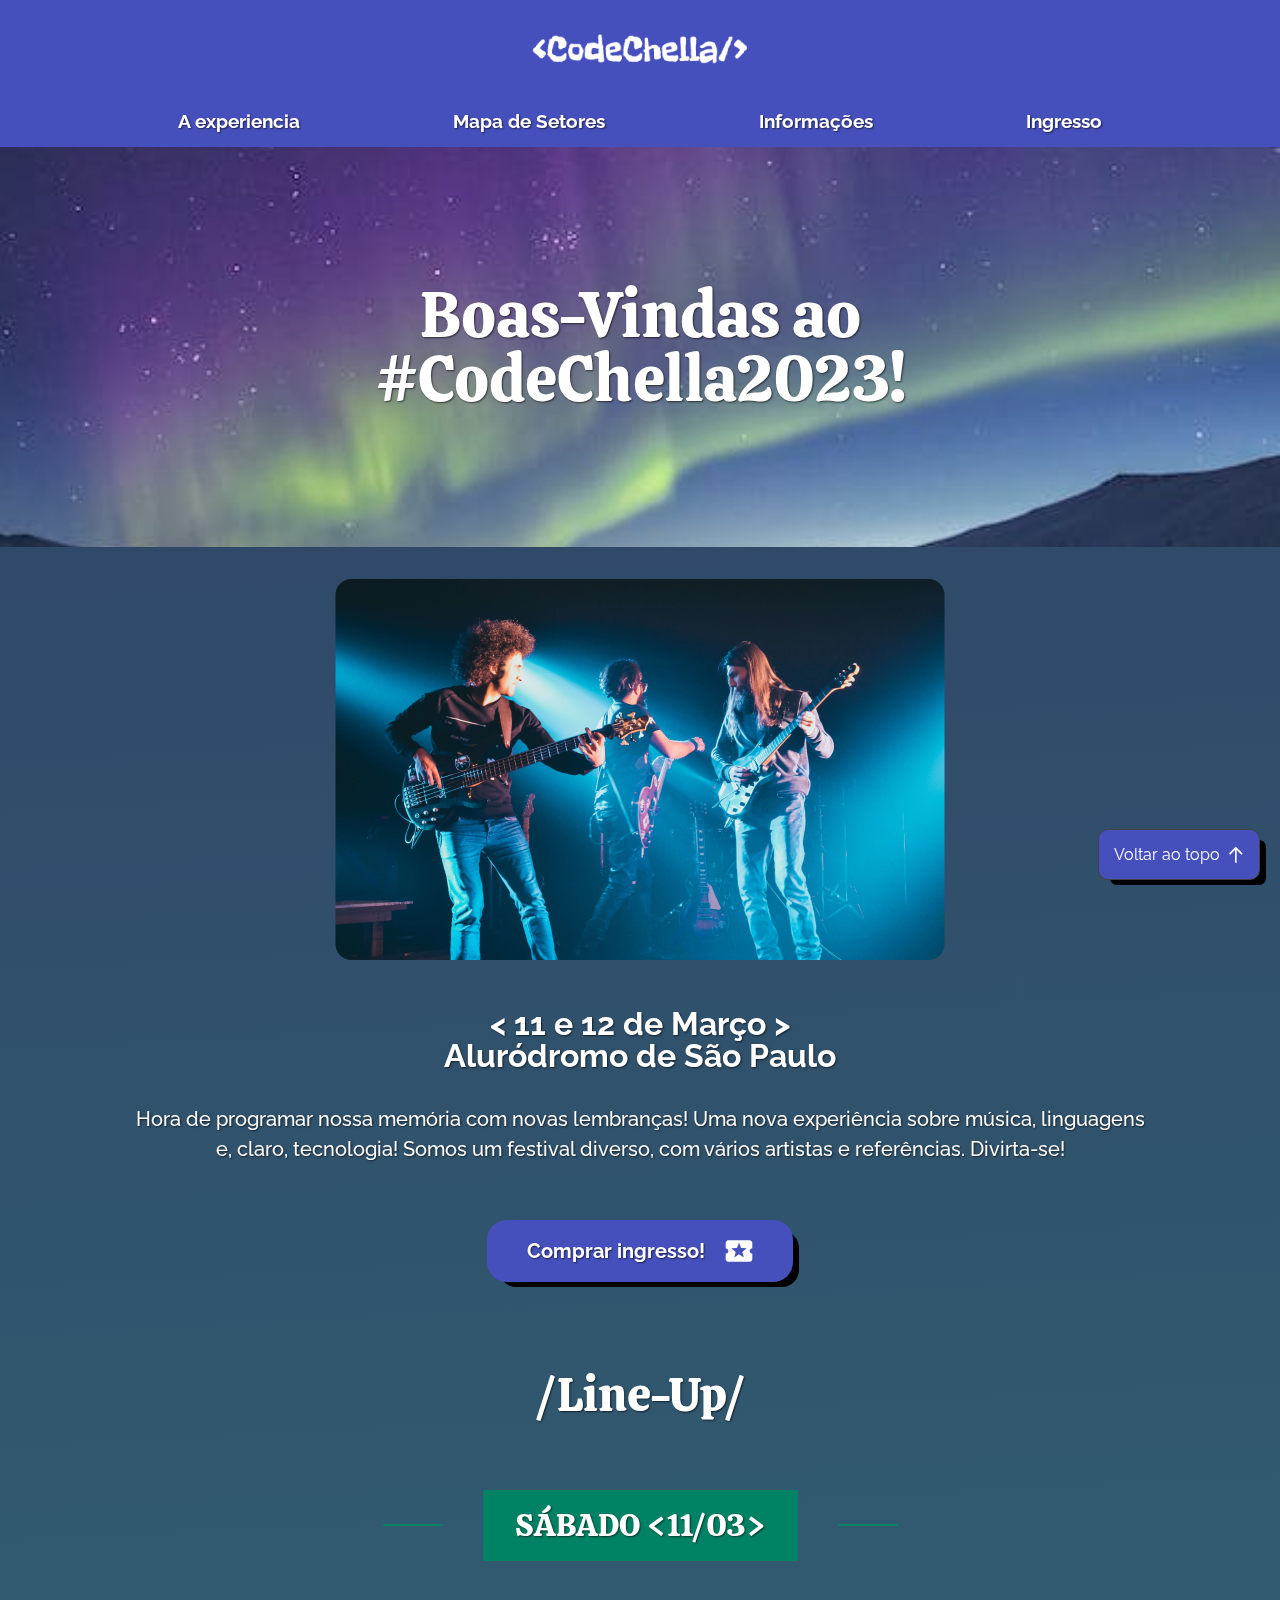
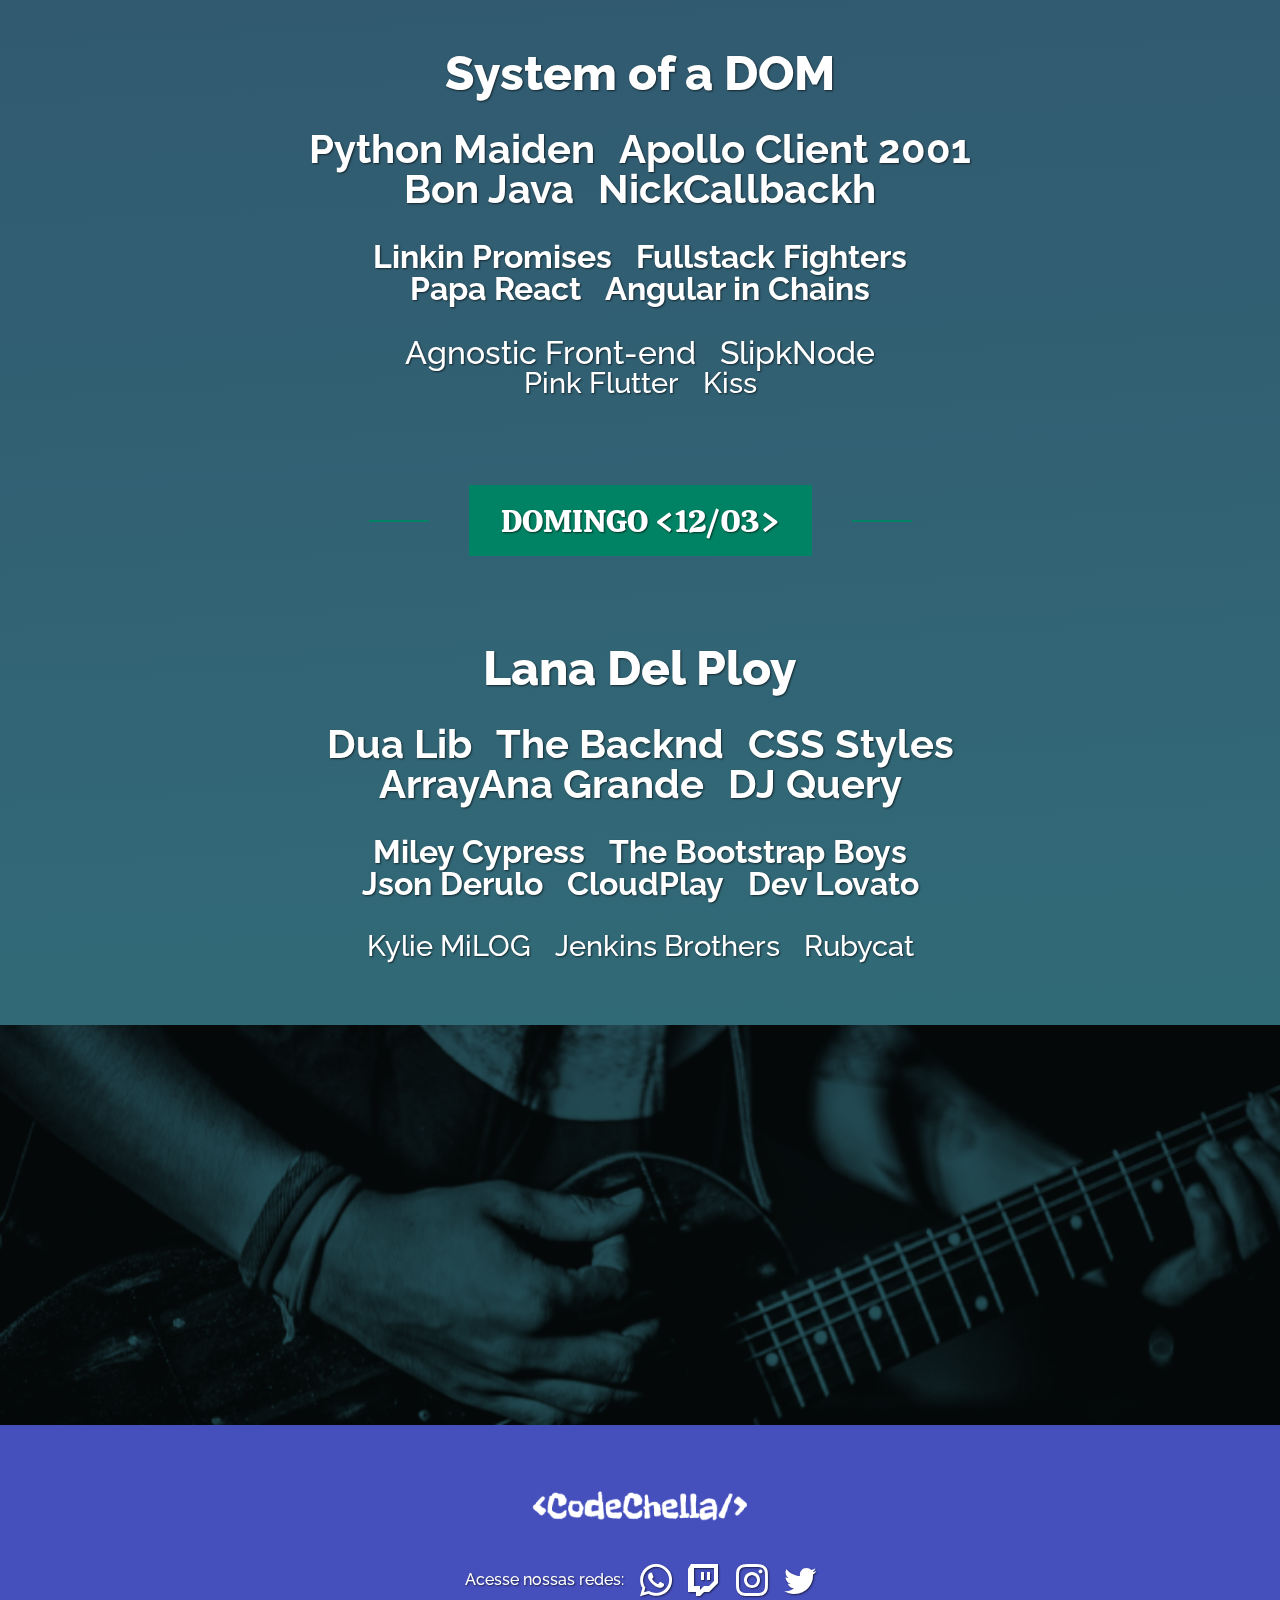
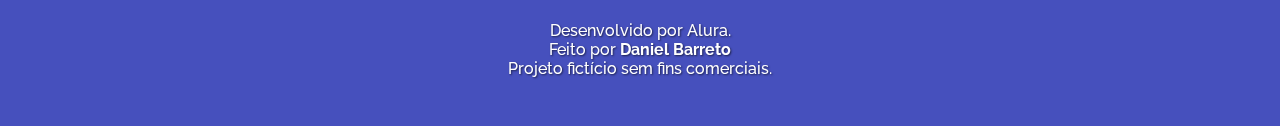
<file: index.html>
<!DOCTYPE html>
<html lang="pt-BR">

<head>
    <meta charset="UTF-8">
    <meta http-equiv="X-UA-Compatible" content="IE=edge">
    <meta name="viewport" content="width=device-width, initial-scale=1.0">
    <title>CodeChella</title>
    <link rel="icon" href="img/mini-logo.png">
    <meta name="description"
        content="O CodeChella é um festival de música alternativa que acontece anualmente, é composto por gêneros diversos e visa promover uma experiência encantadora e inesquecível para o visitante, proporcionando uma integração multicultural e social.">

    <link rel="stylesheet" href="css/reset.css">
    <link rel="stylesheet" href="css/style.css">


    <link rel="preconnect" href="https://fonts.googleapis.com">
    <link rel="preconnect" href="https://fonts.gstatic.com" crossorigin>
    <link href="https://fonts.googleapis.com/css2?family=Calistoga&family=Raleway:wght@400;500;700;800&display=swap"
        rel="stylesheet">

</head>

<body>

    <nav class="nav-bar">
        <section class="nav-mobile">
            <a href="index.html">
                <img src="img/Logo1 1.png" alt="Logotipo Code Chella">
            </a>


            <label for="check" class="bar">
                <input id="check" type="checkbox" onclick="clickMenu()">

                <span class="top"></span>
                <span class="middle"></span>
                <span class="bottom"></span>
            </label>

            <ul class="nav-bar__lista" id="itens">
                <div class="nav-bar__estilo">
                    <li class="nav-bar__item">
                        <a class="nav-bar__link" href="experiencia.html">A experiencia</a>
                    </li>
                    <li class="nav-bar__item">
                        <a class="nav-bar__link" href="mapa-setores.html">Mapa de Setores</a>
                    </li>
                    <li class="nav-bar__item">
                        <a class="nav-bar__link" href="informacoes.html">Informações</a>
                    </li>
                    <li class="nav-bar__item">
                        <a class="nav-bar__link" href="formulario.html">Ingresso</a>
                    </li>
                </div>

            </ul>
        </section>



        <section class="nav-tablet">
            <img class="nav-tablet-and-desktop__image" src="img/Logo1 1.png" alt="Logotipo CodeChella">

            <div class="lista">
                <ul class="lista__nav">
                    <li class="lista__nav-item">
                        <a class="lista__nav-link" href="experiencia.html">A experiencia</a>
                    </li>
                    <li class="lista__nav-item">
                        <a class="lista__nav-link" href="mapa-setores.html">Mapa de Setores</a>
                    </li>
                    <li class="lista__nav-item">
                        <a class="lista__nav-link" href="informacoes.html">Informações</a>
                    </li>
                    <li class="lista__nav-item">
                        <a class="lista__nav-link" href="formulario.html">Ingresso</a>
                    </li>
                </ul>
            </div>

        </section>

    </nav>

    <main>

        <section class="banner">
            <div class="banner__position">
                <h1 class="banner__titulo">Boas-Vindas ao <br> #CodeChella2023!</h1>
            </div>

        </section>

        <div class="fundo-gradiente">

            <section class="evento">

                <div class="evento__div-imagem">
                    <img class="evento__imagem" src="img/Homepage1.png" alt="Imagem de artistas tocando instrumentos">
                </div>


                <img class="evento__imagem-tablet" src="img/Homepage1-tablet.png"
                    alt="Imagem de artistas tocando instrumentos">

                <div class="grid-desktop">
                    <h2 class="titulo-fonte-principal">
                        &lt; 11 e 12 de Março &gt; <br> Aluródromo de São Paulo
                    </h2>

                    <p class="texto-fonte-principal">Hora de programar nossa memória com novas lembranças! Uma nova
                        experiência sobre música, linguagens e, claro, tecnologia! Somos um festival diverso, com vários
                        artistas e referências. Divirta-se!</p>

                    <div class="evento__botao_position">
                        <a class="evento__botao" href="formulario.html">Comprar ingresso!
                            <img src="img/local_activity.svg" alt="" aria-hidden="true">
                        </a>
                    </div>
                </div>

            </section>

            <section class="lineUp">
                <h2 class="lineUp__titulo">/Line-Up/</h2>

                <div class="botao-falso-tamanho">
                    <h3 class="botao-falso"> Sábado &lt;11/03&gt;
                    </h3>
                </div>

                <div class="bandas">
                    <ul class="bandas__lista">
                        <div class="banda__titulo">
                            <li class="bandas__item texto-1">System of a DOM</li>
                        </div>
                        <section class="banda__espaco-desktop">
                            <div class="banda__linha-2 banda-espaco">
                                <li class="bandas__item texto-2">Python Maiden</li>
                                <li class="bandas__item texto-2">Apollo Client 2001</li>
                            </div>
    
                            <div class="banda__linha3 banda-espaco">
                                <li class="bandas__item texto-3">Bon Java</li>
                                <li class="bandas__item texto-3">NickCallbackh</li>
                            </div>
                        </section>

                        <section class="banda__espaco-desktop">
                            <div class="banda__linha-4 banda-espaco">
                                <li class="bandas__item texto-4">Linkin Promises</li>
                                <li class="bandas__item texto-4">Fullstack Fighters</li>
                            </div>
    
                            <div class="banda__linha-5 banda-espaco">
                                <li class="bandas__item texto-5">Papa React</li>
                                <li class="bandas__item texto-5">Angular in Chains</li>
                            </div>
                        </section>

                        <section class="banda__espaco-desktop">
                            <div class="banda__linha-6 banda-espaco">
                                <li class="bandas__item texto-6">Agnostic Front-end</li>
                                <li class="bandas__item texto-6">SlipkNode</li>
                            </div>
    
                            <div class="banda__linha-7 banda-espaco">
                                <li class="bandas__item texto-7">Pink Flutter</li>
                                <li class="bandas__item texto-7">Kiss</li>
                            </div>
                        </section>
                    
                    </ul>
                </div>

                <div class="botao-falso-tamanho">
                    <h3 class="botao-falso"> Domingo &lt;12/03&gt;
                    </h3>
                </div>

                <div class="bandas">
                    <ul class="bandas__lista">
                        <div class="banda__titulo">
                            <li class="bandas__item texto-1">Lana Del Ploy</li>
                        </div>
                        <section class="banda__espaco-desktop">
                            <div class="banda__linha-2 banda-espaco">
                                <li class="bandas__item texto-2">Dua Lib</li>
                                <li class="bandas__item texto-2">The Backnd</li>
                                <li class="bandas__item texto-2">CSS Styles</li>
                            </div>
    
                            <div class="banda__linha3 banda-espaco">
                                <li class="bandas__item texto-3">ArrayAna Grande</li>
                                <li class="bandas__item texto-3">DJ Query</li>
                            </div>
                        </section>

                        <section class="banda__espaco-desktop">
                            <div class="banda__linha-4 banda-espaco">
                                <li class="bandas__item texto-4">Miley Cypress</li>
                                <li class="bandas__item texto-4">The Bootstrap Boys</li>
                            </div>
    
                            <div class="banda__linha-5 banda-espaco">
                                <li class="bandas__item texto-5">Json Derulo</li>
                                <li class="bandas__item texto-5">CloudPlay</li>
                                <li class="bandas__item texto-5">Dev Lovato</li>
                            </div>
                        </section>

                        <section class="banda__espaco-desktop">
                            <div class="banda__linha-6 banda-espaco">
                                <li class="bandas__item texto-7">Kylie MiLOG</li>
                                <li class="bandas__item texto-7">Jenkins Brothers</li>
                                <li class="bandas__item texto-7">Rubycat</li>
                            </div>

                        </section>
                    
                    </ul>
                </div>

            </section>


            <section class="imagem__final">

            </section>

            <button class="botao__topo" id="topBtn">
                <p class="botao__topo-texto">Voltar ao topo</p>
                <span class="icon-arrow-thin-up"></span> 
            </button>

        </div>

    </main>

    <footer class="rodape">
        <div class="rodape-desktop">
            <img src="img/Logo1 1.png" alt="logotipo Code Chella">

            <div class="espacamento-tablet">
                <p class="rodape__texto">Acesse nossas redes:</p>

                <ul class="social">
                    <li class="social__item">
                        <a class="social__link" href="erro404.html">
                            <span class="icon-whatsapp rodape__icones"></span>
                        </a>
                    </li>

                    <li class="social__item">
                        <a class="social__link" href="erro404.html">
                            <span class="icon-twitch rodape__icones"></span>
                        </a>
                    </li>

                    <li class="social__item">
                        <a class="social__link" href="erro404.html">
                            <span class="icon-instagram rodape__icones"></span>
                        </a>
                    </li>

                    <li class="social__item">
                        <a class="social__link" href="erro404.html">
                            <span class="icon-twitter rodape__icones"></span>
                        </a>
                    </li>
                </ul>
            </div>
        </div>

        <p class="rodape__texto">Desenvolvido por Alura. <br> Feito por <a class="rodape__link-pessoal" href="https://www.linkedin.com/in/daniel-barreto-1b763216a/">Daniel Barreto</a> <br> Projeto fictício sem fins comerciais.</p>
    </footer>

    <script src="main.js"></script>
</body>

</html>
</file>
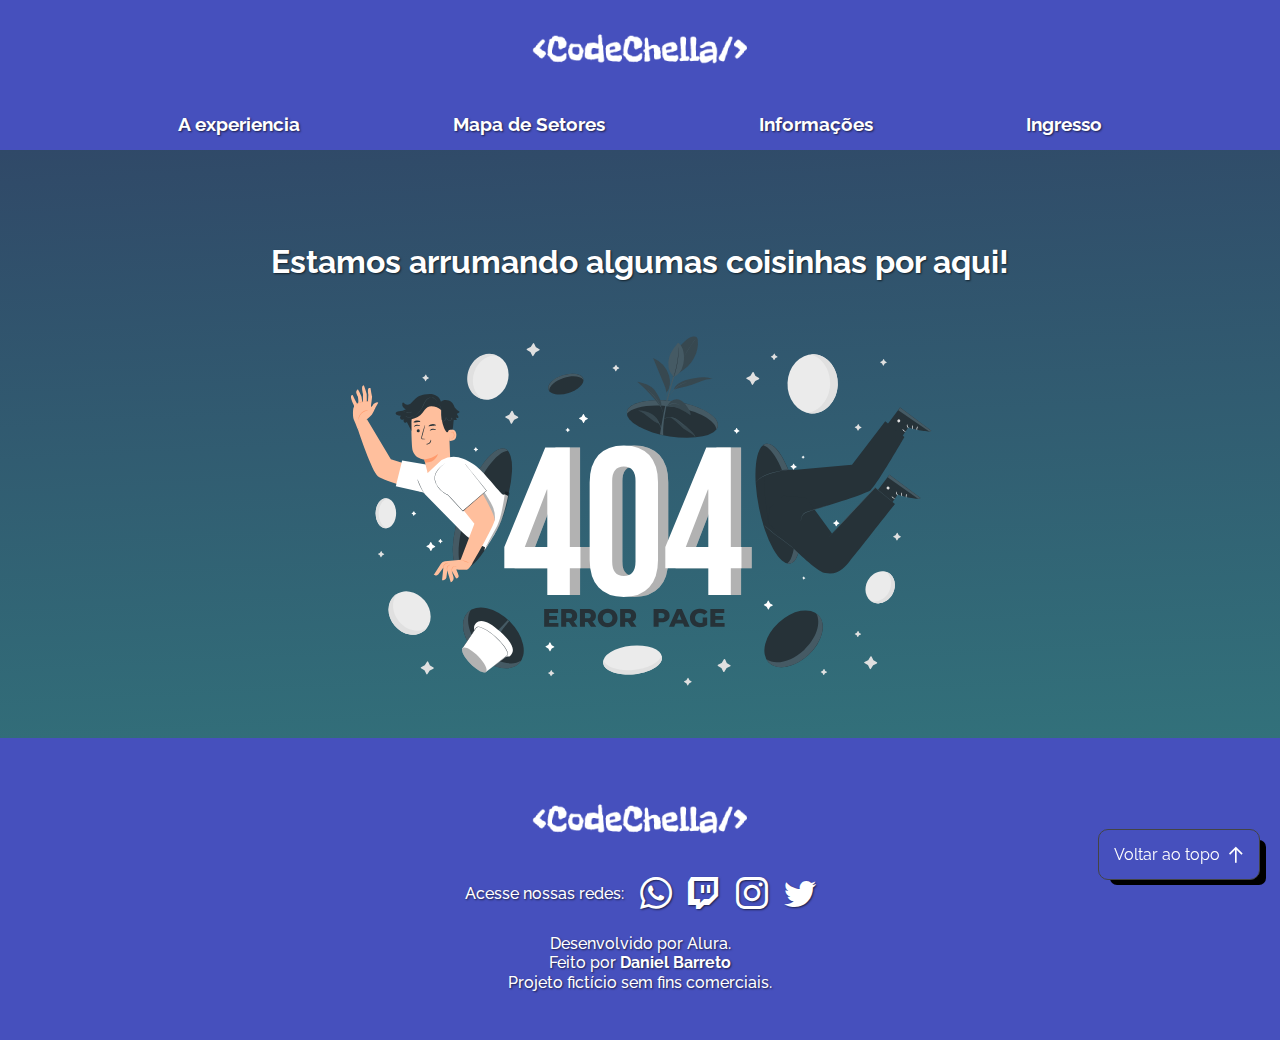
<file: erro404.html>
<!DOCTYPE html>
<html lang="pt-BR">

<head>
    <meta charset="UTF-8">
    <meta http-equiv="X-UA-Compatible" content="IE=edge">
    <meta name="viewport" content="width=device-width, initial-scale=1.0">
    <title>CodeChella</title>
    <link rel="icon" href="img/mini-logo.png">
    <meta name="description"
        content="O CodeChella é um festival de música alternativa que acontece anualmente, 
        é composto por gêneros diversos e visa promover uma experiência encantadora e inesquecível para o visitante, 
        proporcionando uma integração multicultural e social.">

    <link rel="stylesheet" href="css/reset.css">
    <link rel="stylesheet" href="css/style.css">
    <link rel="stylesheet" href="css/erro404.css">

    <link rel="preconnect" href="https://fonts.googleapis.com">
    <link rel="preconnect" href="https://fonts.gstatic.com" crossorigin>
    <link href="https://fonts.googleapis.com/css2?family=Calistoga&family=Raleway:wght@400;500;700;800&display=swap" rel="stylesheet">
        

</head>

<body>

    <nav class="nav-bar">
        <section class="nav-mobile">
            <a href="index.html">
                <img src="img/Logo1 1.png" alt="Logotipo Code Chella">
            </a>


            <label for="check" class="bar">
                <input id="check" type="checkbox" onclick="clickMenu()">

                <span class="top"></span>
                <span class="middle"></span>
                <span class="bottom"></span>
            </label>

            <ul class="nav-bar__lista" id="itens">
                <div class="nav-bar__estilo">
                    <li class="nav-bar__item">
                        <a class="nav-bar__link" href="experiencia.html">A experiencia</a>
                    </li>
                    <li class="nav-bar__item">
                        <a class="nav-bar__link" href="mapa-setores.html">Mapa de Setores</a>
                    </li>
                    <li class="nav-bar__item">
                        <a class="nav-bar__link" href="informacoes.html">Informações</a>
                    </li>
                    <li class="nav-bar__item">
                        <a class="nav-bar__link" href="formulario.html">Ingresso</a>
                    </li>
                </div>

            </ul>
        </section>



        <section class="nav-tablet">

            <a href="index.html">
                <img class="nav-tablet-and-desktop__image" src="img/Logo1 1.png" alt="Logotipo CodeChella">
            </a>

            <div class="lista">
                <ul class="lista__nav">
                    <li class="lista__nav-item">
                        <a class="lista__nav-link" href="experiencia.html">A experiencia</a>
                    </li>
                    <li class="lista__nav-item">
                        <a class="lista__nav-link" href="mapa-setores.html">Mapa de Setores</a>
                    </li>
                    <li class="lista__nav-item">
                        <a class="lista__nav-link" href="informacoes.html">Informações</a>
                    </li>
                    <li class="lista__nav-item">
                        <a class="lista__nav-link" href="formulario.html">Ingresso</a>
                    </li>
                </ul>
            </div>

        </section>

    </nav>

    <main>
        <section class="fundo-gradiente">

            <div class="container-desktop">
                
                <div class="container-erro">
                    <h1 class="texto__erro">Estamos arrumando algumas coisinhas por aqui!</h1>
                </div>
    
                <img class="imagem__erro" src="img/erro-404.svg" alt="Imagem de erro 404 do gato">
                
            </div>
        
        </section>

        <button class="botao__topo" id="topBtn">
            <p class="botao__topo-texto">Voltar ao topo</p>
            <span class="icon-arrow-thin-up"></span> 
        </button>


    </main>

    <footer class="rodape">
        <div class="rodape-desktop">
            <img src="img/Logo1 1.png" alt="logotipo Code Chella">

            <div class="espacamento-tablet">
                <p class="rodape__texto">Acesse nossas redes:</p>

                <ul class="social">
                    <li class="social__item">
                        <a class="social__link" href="erro404.html">
                            <span class="icon-whatsapp rodape__icones"></span>
                        </a>
                    </li>

                    <li class="social__item">
                        <a class="social__link" href="erro404.html">
                            <span class="icon-twitch rodape__icones"></span>
                        </a>
                    </li>

                    <li class="social__item">
                        <a class="social__link" href="erro404.html">
                            <span class="icon-instagram rodape__icones"></span>
                        </a>
                    </li>

                    <li class="social__item">
                        <a class="social__link" href="erro404.html">
                            <span class="icon-twitter rodape__icones"></span>
                        </a>
                    </li>
                </ul>
            </div>
        </div>

        <p class="rodape__texto">Desenvolvido por Alura. <br> Feito por <a class="rodape__link-pessoal" href="https://www.linkedin.com/in/daniel-barreto-1b763216a/">Daniel Barreto</a> <br> Projeto fictício sem fins comerciais.</p>
    </footer>

    <script src="main.js"></script>
</body>

</html>
</file>
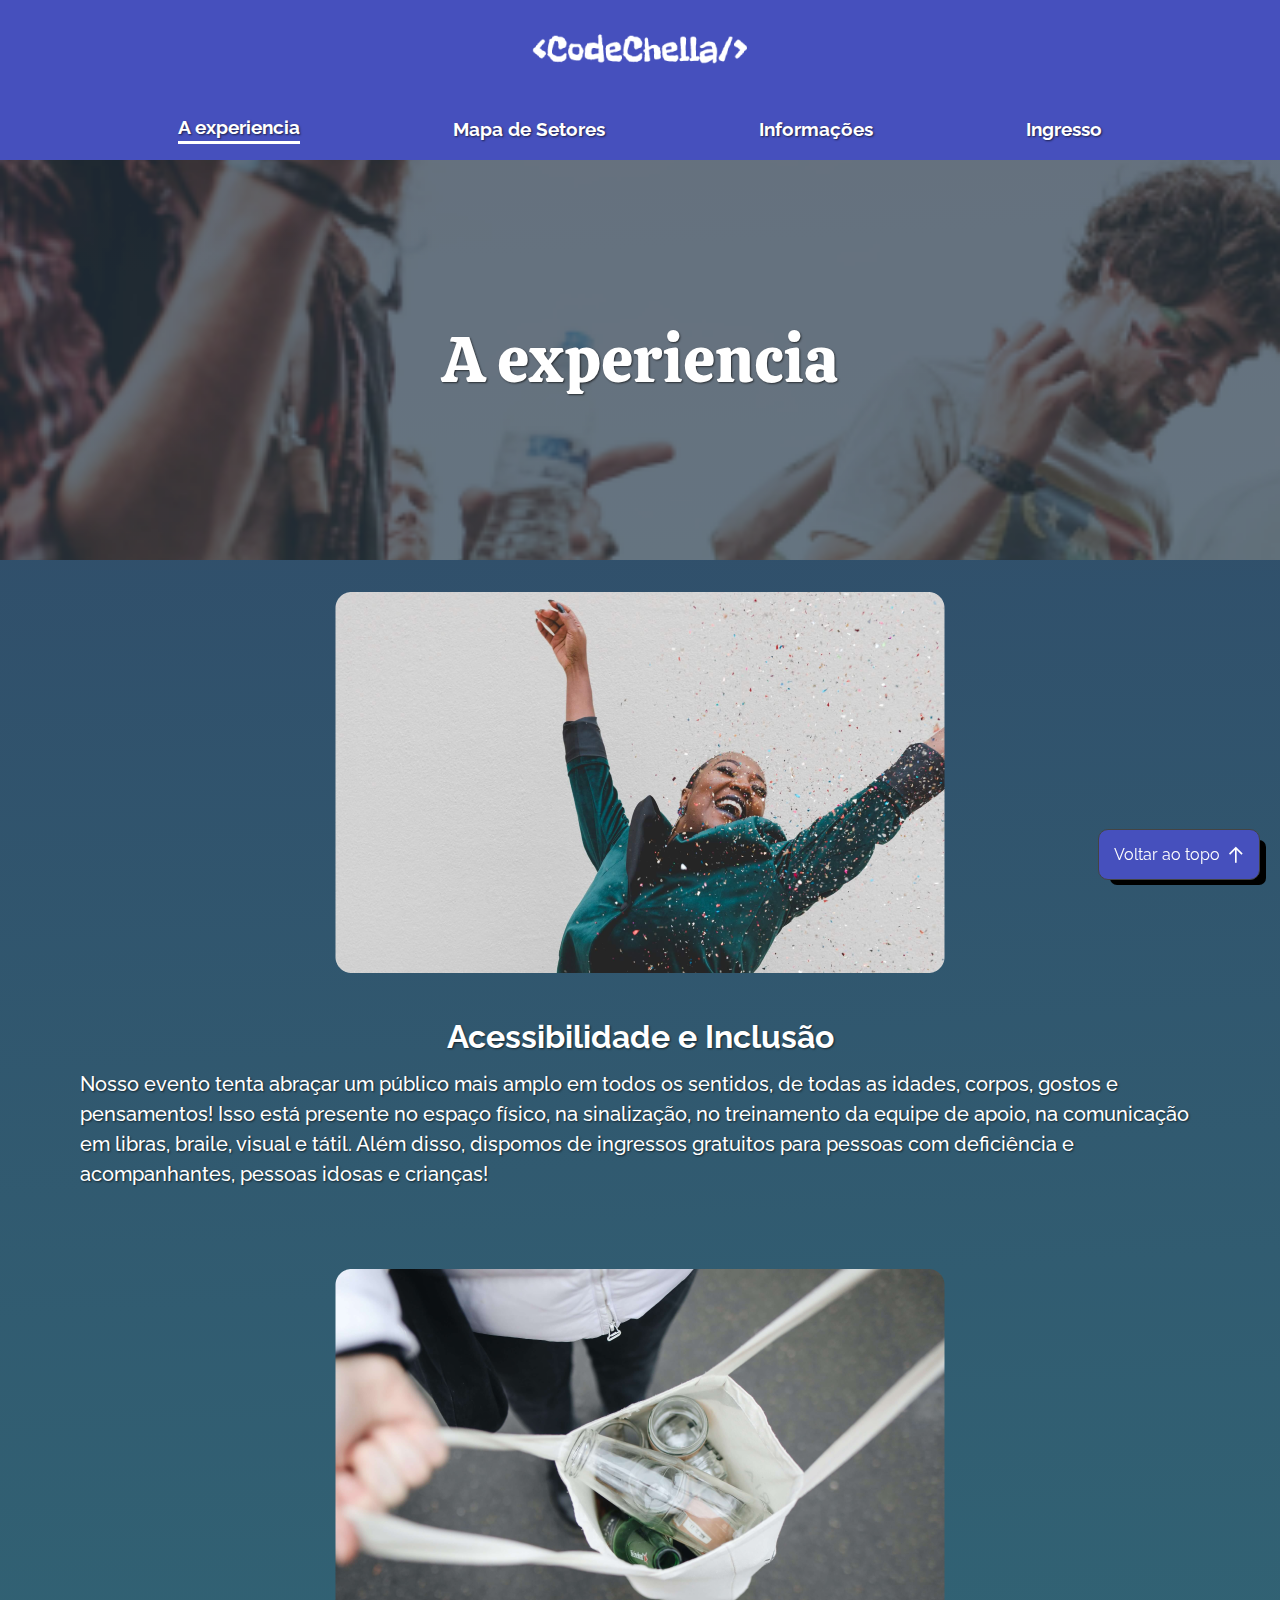
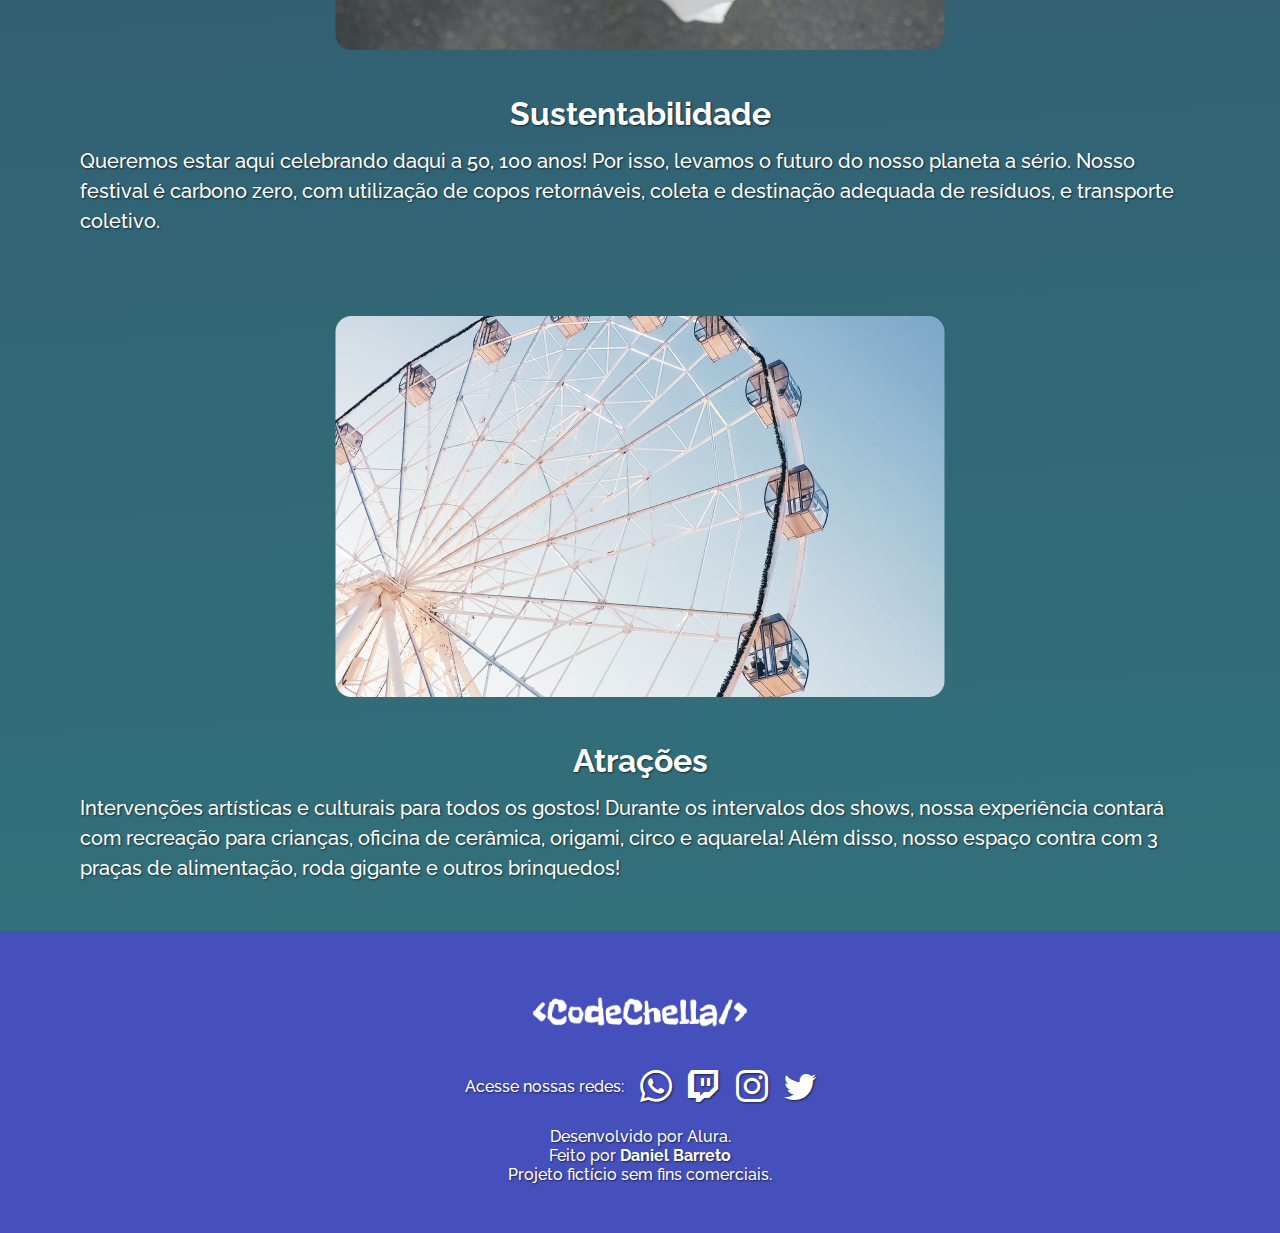
<file: experiencia.html>
<!DOCTYPE html>
<html lang="pt-BR">

<head>
    <meta charset="UTF-8">
    <meta http-equiv="X-UA-Compatible" content="IE=edge">
    <meta name="viewport" content="width=device-width, initial-scale=1.0">
    <title>Experiências</title>
    <link rel="icon" href="img/mini-logo.png">
    <meta name="description" content="O CodeChella é um festival de música alternativa que acontece anualmente, é composto por gêneros diversos e visa promover uma experiência encantadora e inesquecível para o visitante, proporcionando uma integração multicultural e social.">

    <link rel="stylesheet" href="css/reset.css">
    <link rel="stylesheet" href="css/style.css">

    <link rel="preconnect" href="https://fonts.googleapis.com">
    <link rel="preconnect" href="https://fonts.gstatic.com" crossorigin>
    <link href="https://fonts.googleapis.com/css2?family=Calistoga&family=Raleway:wght@400;500;700;800&display=swap"
        rel="stylesheet">

</head>

<body>
    <nav class="nav-bar">
        <section class="nav-mobile">
            <a href="index.html">
                <img src="img/Logo1 1.png" alt="Logotipo Code Chella">
            </a>


            <label for="check" class="bar">
                <input id="check" type="checkbox" onclick="clickMenu()">

                <span class="top"></span>
                <span class="middle"></span>
                <span class="bottom"></span>
            </label>

            <ul class="nav-bar__lista" id="itens">
                <div class="nav-bar__estilo">
                    <li class="nav-bar__item">
                        <a class="nav-bar__link" href="experiencia.html">A experiencia</a>
                    </li>
                    <li class="nav-bar__item">
                        <a class="nav-bar__link" href="mapa-setores.html">Mapa de Setores</a>
                    </li>
                    <li class="nav-bar__item">
                        <a class="nav-bar__link" href="informacoes.html">Informações</a>
                    </li>
                    <li class="nav-bar__item">
                        <a class="nav-bar__link" href="formulario.html">Ingresso</a>
                    </li>
                </div>

            </ul>
        </section>



        <section class="nav-tablet">
            <a href="index.html">
                <img class="nav-tablet-and-desktop__image" src="img/Logo1 1.png" alt="Logotipo CodeChella">
            </a>

            <div class="lista">
                <ul class="lista__nav">
                    <li class="lista__nav-item  pagina-selecionada">
                        <a class="lista__nav-link" href="experiencia.html">A experiencia</a>
                    </li>
                    <li class="lista__nav-item">
                        <a class="lista__nav-link" href="mapa-setores.html">Mapa de Setores</a>
                    </li>
                    <li class="lista__nav-item">
                        <a class="lista__nav-link" href="informacoes.html">Informações</a>
                    </li>
                    <li class="lista__nav-item">
                        <a class="lista__nav-link" href="formulario.html">Ingresso</a>
                    </li>
                </ul>
            </div>

        </section>

    </nav>

    <main>
     

        <div class="fundo-gradiente">

            <section class="banner__box">
                <h1 class="banner__titulo">A experiencia</h1>
            </section>

            <section class="bloco">
                <img class="experiencia__imagem" src="img/A experiência-foto-1.png" alt="Foto com mulher festejando">

                <div class="experiencia-tamanho-tablet">

                    <img class="experiencia-imagem-tablet" src="img/A Experiência1-tablet.png"
                        alt="Foto com mulher festejando">

                    <div class="experiencia__textos">
                        <h2 class="titulo-experiencia">Acessibilidade e Inclusão</h2>

                        <p class="texto-experiencia">Nosso evento tenta abraçar um público mais amplo em todos os
                            sentidos, de todas as idades, corpos, gostos e pensamentos! Isso está presente no espaço
                            físico, na sinalização, no treinamento da equipe de apoio, na comunicação em libras, braile,
                            visual e tátil. Além disso, dispomos de ingressos gratuitos para pessoas com deficiência e
                            acompanhantes, pessoas idosas e crianças!</p>
                    </div>

                </div>

            </section>

            <section class="bloco box-hidden-desktop">
                <img class="experiencia__imagem" src="img/A experiência2.png"
                    alt="Foto com sacola com produtos reciclaveis">


                <div class="experiencia-tamanho-tablet">

                    <img class="experiencia-imagem-tablet" src="img/A Experiência2-tablet.png"
                        alt="Foto com sacola com produtos reciclaveis">

                    <div class="experiencia__textos">

                        <h2 class="titulo-experiencia">Sustentabilidade</h2>

                        <p class="texto-experiencia">Queremos estar aqui celebrando daqui a 50, 100 anos! Por isso,
                            levamos o futuro do nosso planeta a sério. Nosso festival é carbono zero, com utilização de
                            copos retornáveis, coleta e destinação adequada de resíduos, e transporte coletivo.</p>
                    </div>

                </div>


            </section>

            <section class="bloco">
                <div class="experiencia-tamanho-desktop">


                    <div class="experiencia__textos">

                        <h2 class="titulo-experiencia titulo-experiencia-desktop">Sustentabilidade</h2>

                        <p class="texto-experiencia">Queremos estar aqui celebrando daqui a 50, 100 anos! Por isso,
                            levamos o futuro do nosso planeta a sério. Nosso festival é carbono zero, com utilização de
                            copos retornáveis, coleta e destinação adequada de resíduos, e transporte coletivo.</p>
                    </div>

                    <img class="experiencia-imagem-tablet" src="img/A Experiência2-tablet.png" alt="Foto com sacola com produtos reciclaveis">
                </div>
            </section>


            <section class="bloco">
                <img class="experiencia__imagem" src="img/A experiência3.png" alt="Foto de uma roda gigante">

                <div class="experiencia-tamanho-tablet">

                    <img class="experiencia-imagem-tablet" src="img/A Experiência3-tablet.png"
                        alt="Foto de uma roda gigante">

                    <div class="experiencia__textos">
                        <h2 class="titulo-experiencia">Atrações</h2>

                        <p class="texto-experiencia">Intervenções artísticas e culturais para todos os gostos!
                            Durante os intervalos dos shows, nossa experiência contará com recreação para crianças,
                            oficina de cerâmica, origami, circo e aquarela! Além disso, nosso espaço contra com 3 praças
                            de alimentação, roda gigante e outros brinquedos!</p>
                    </div>

                </div>

            </section>

            <button class="botao__topo" id="topBtn">
                <p class="botao__topo-texto">Voltar ao topo</p>
                <span class="icon-arrow-thin-up"></span> 
            </button>
            
        </div>




    </main>

    <footer class="rodape">
        <div class="rodape-desktop">
            <img src="img/Logo1 1.png" alt="logotipo Code Chella">

            <div class="espacamento-tablet">
                <p class="rodape__texto">Acesse nossas redes:</p>

                <ul class="social">
                    <li class="social__item">
                        <a class="social__link" href="erro404.html">
                            <span class="icon-whatsapp rodape__icones"></span>
                        </a>
                    </li>

                    <li class="social__item">
                        <a class="social__link" href="erro404.html">
                            <span class="icon-twitch rodape__icones"></span>
                        </a>
                    </li>

                    <li class="social__item">
                        <a class="social__link" href="erro404.html">
                            <span class="icon-instagram rodape__icones"></span>
                        </a>
                    </li>

                    <li class="social__item">
                        <a class="social__link" href="erro404.html">
                            <span class="icon-twitter rodape__icones"></span>
                        </a>
                    </li>
                </ul>
            </div>
        </div>

        <p class="rodape__texto">Desenvolvido por Alura. <br> Feito por <a class="rodape__link-pessoal" href="https://www.linkedin.com/in/daniel-barreto-1b763216a/">Daniel Barreto</a> <br> Projeto fictício sem fins comerciais.</p>
    </footer>



    <script src="main.js"></script>
</body>
</file>
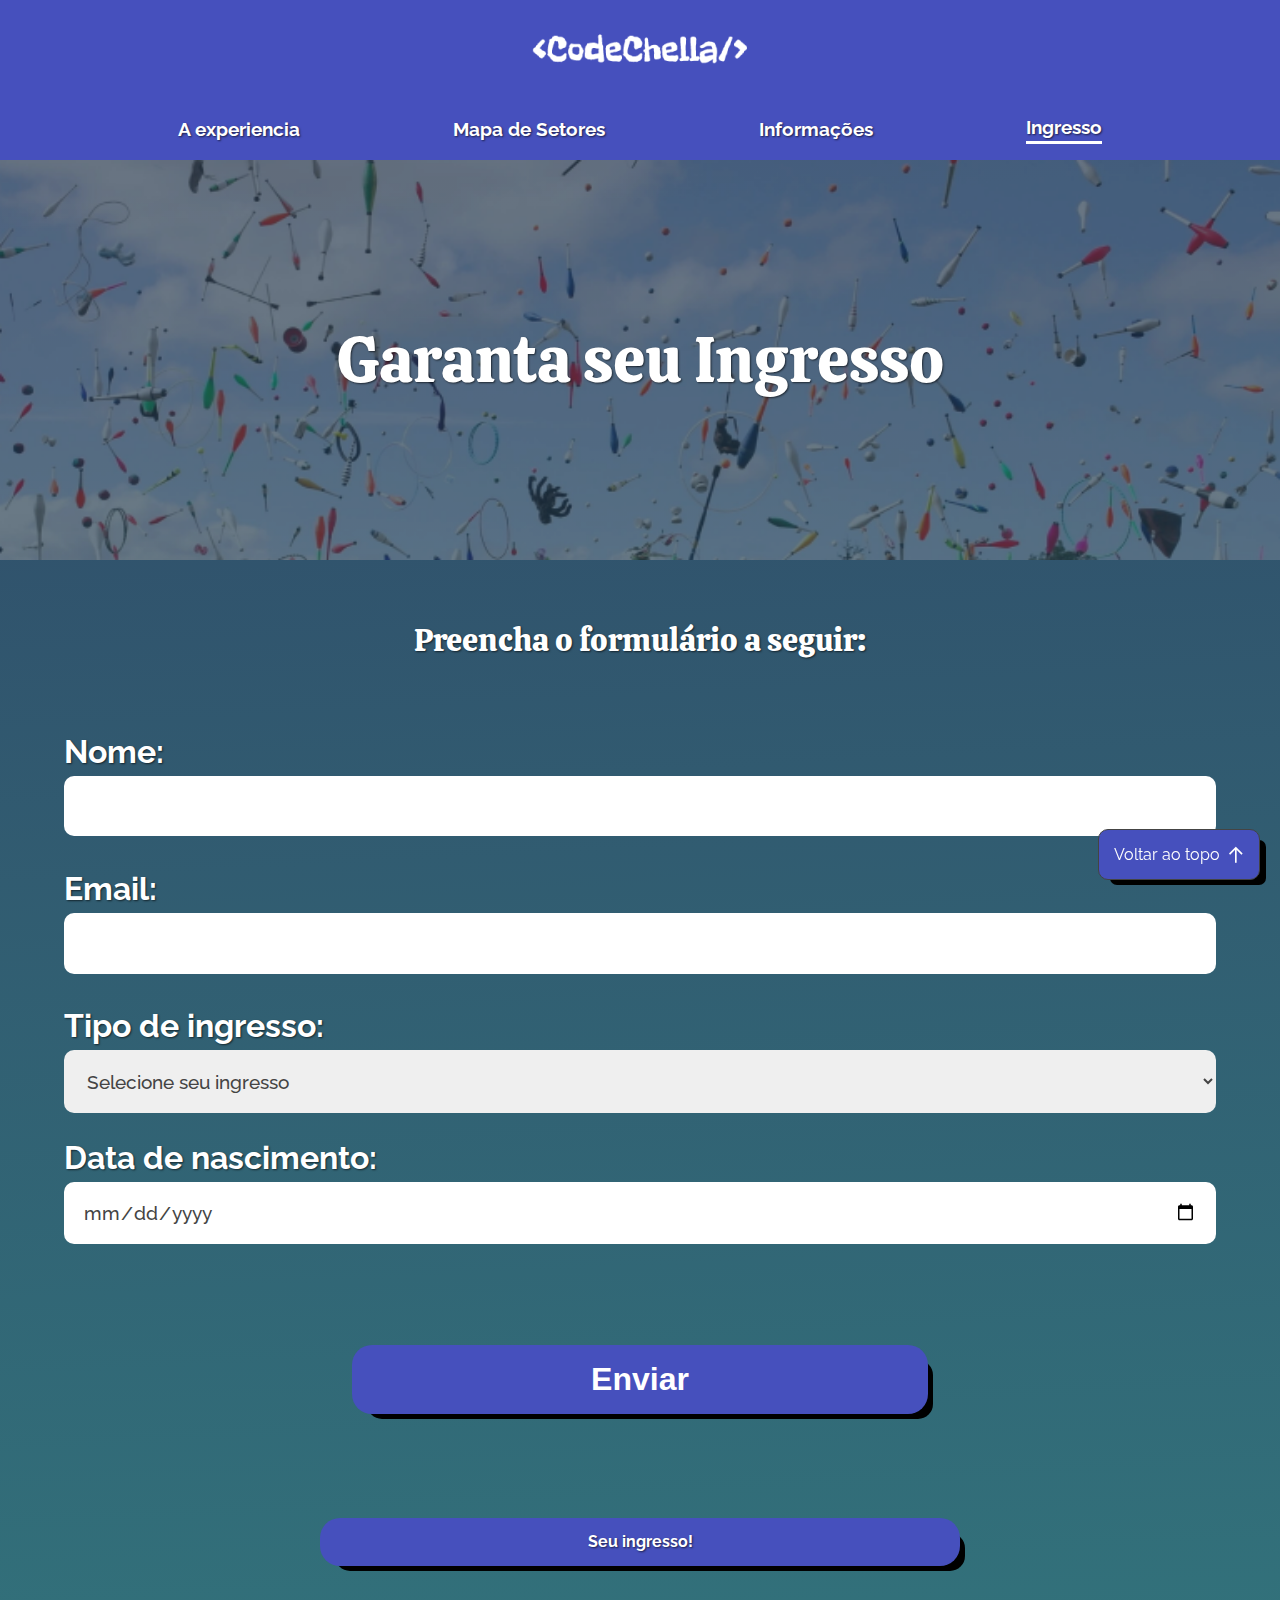
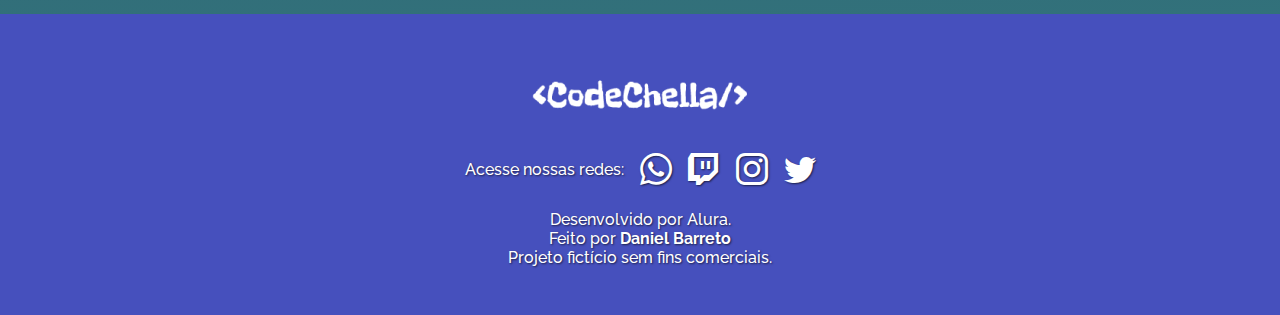
<file: formulario.html>
<!DOCTYPE html>
<html lang="pt-BR">

<head>
    <meta charset="UTF-8">
    <meta http-equiv="X-UA-Compatible" content="IE=edge">
    <meta name="viewport" content="width=device-width, initial-scale=1.0">

    <title>Garanta seu ingresso</title>
    <link rel="icon" href="img/mini-logo.png">
    <meta name="description"
        content="O CodeChella é um festival de música alternativa que acontece anualmente, é composto por gêneros diversos e visa promover uma experiência encantadora e inesquecível para o visitante, proporcionando uma integração multicultural e social.">

    <link rel="stylesheet" href="css/reset.css">
    <link rel="stylesheet" href="css/style.css">

    <link rel="preconnect" href="https://fonts.googleapis.com">
    <link rel="preconnect" href="https://fonts.gstatic.com" crossorigin>
    <link href="https://fonts.googleapis.com/css2?family=Calistoga&family=Raleway:wght@400;500;700;800&display=swap"
        rel="stylesheet">

</head>

<body>
    <nav class="nav-bar">
        <section class="nav-mobile">
            <a href="index.html">
                <img src="img/Logo1 1.png" alt="Logotipo Code Chella">
            </a>


            <label for="check" class="bar">
                <input id="check" type="checkbox" onclick="clickMenu()">

                <span class="top"></span>
                <span class="middle"></span>
                <span class="bottom"></span>
            </label>

            <ul class="nav-bar__lista" id="itens">
                <div class="nav-bar__estilo">
                    <li class="nav-bar__item">
                        <a class="nav-bar__link" href="experiencia.html">A experiencia</a>
                    </li>
                    <li class="nav-bar__item">
                        <a class="nav-bar__link" href="mapa-setores.html">Mapa de Setores</a>
                    </li>
                    <li class="nav-bar__item">
                        <a class="nav-bar__link" href="informacoes.html">Informações</a>
                    </li>
                    <li class="nav-bar__item">
                        <a class="nav-bar__link" href="formulario.html">Ingresso</a>
                    </li>
                </div>

            </ul>
        </section>



        <section class="nav-tablet">
            <a href="index.html">
                <img class="nav-tablet-and-desktop__image" src="img/Logo1 1.png" alt="Logotipo CodeChella">
            </a>

            <div class="lista">
                <ul class="lista__nav">
                    <li class="lista__nav-item">
                        <a class="lista__nav-link" href="experiencia.html">A experiencia</a>
                    </li>
                    <li class="lista__nav-item">
                        <a class="lista__nav-link" href="mapa-setores.html">Mapa de Setores</a>
                    </li>
                    <li class="lista__nav-item">
                        <a class="lista__nav-link" href="informacoes.html">Informações</a>
                    </li>
                    <li class="lista__nav-item pagina-selecionada">
                        <a class="lista__nav-link" href="formulario.html">Ingresso</a>
                    </li>
                </ul>
            </div>

        </section>

    </nav>

    <main>


        <div class="fundo-gradiente">

            <section class="banner__box-formulario">
                <h1 class="banner__titulo">Garanta seu Ingresso</h1>
            </section>

            <section class="formulario__titulo">
                <h2 class="formulario__titulo-item">Preencha o formulário a seguir:</h2>
            </section>

            <form class="formulario__info">


                <label for="nome" class="formulario__label">Nome:</label>
                <input class="formulario__input" type="text" id="nome" name="nome" required>

                <label for="email" class="formulario__label">Email:</label>
                <input class="formulario__input" type="email" id="email" name="email" required>

                <div class="formulario__espacamento-desktop">
                    <div class="formulario__espacamento-desktop-div">

                        <label for="tipo" class="formulario__label">Tipo de ingresso:</label>

                        <select class="formulario__select" id="tipo" name="tipo-ingresso">
                            <option class="formulario__select-item" value="1">Selecione seu ingresso</option>
                            <option class="formulario__select-item" value="1">Pista Comum</option>
                            <option class="formulario__select-item" value="2">Pista Premium</option>
                            <option class="formulario__select-item" value="3">Cadeiras térreo</option>
                            <option class="formulario__select-item" value="4">Cadeiras superiores</option>
                            <option class="formulario__select-item" value="4">Rampas</option>
                        </select>

                    </div>

                    <div class="formulario__espacamento-desktop-div">

                        <label for="dataNascimento" class="formulario__label">Data de nascimento:</label>
                        <input class="formulario__input" type='date' id='dataNascimento' name='dataNascimento' required>

                    </div>

                </div>

                <input class="formulario__botao-input formulario__botao" type="submit" value="Enviar">
                    
                <a class="formulario__link-ingresso formulario__botao" href="ingresso-comprado.html">Seu ingresso!</a>

            </form>

            <button class="botao__topo" id="topBtn">
                <p class="botao__topo-texto">Voltar ao topo</p>
                <span class="icon-arrow-thin-up"></span> 
            </button>

        </div>

    </main>

    <footer class="rodape">
        <div class="rodape-desktop">
            <img src="img/Logo1 1.png" alt="logotipo Code Chella">

            <div class="espacamento-tablet">
                <p class="rodape__texto">Acesse nossas redes:</p>

                <ul class="social">
                    <li class="social__item">
                        <a class="social__link" href="erro404.html">
                            <span class="icon-whatsapp rodape__icones" aria-describedby="logo"></span>
                        </a>
                    </li>

                    <li class="social__item">
                        <a class="social__link" href="erro404.html">
                            <span class="icon-twitch rodape__icones"></span>
                        </a>
                    </li>

                    <li class="social__item">
                        <a class="social__link" href="erro404.html">
                            <span class="icon-instagram rodape__icones"></span>
                        </a>
                    </li>

                    <li class="social__item">
                        <a class="social__link" href="erro404.html">
                            <span class="icon-twitter rodape__icones"></span>
                        </a>
                    </li>
                </ul>
            </div>
        </div>

        <p class="rodape__texto">Desenvolvido por Alura. <br> Feito por <a class="rodape__link-pessoal" href="https://www.linkedin.com/in/daniel-barreto-1b763216a/">Daniel Barreto</a> <br> Projeto fictício sem fins comerciais.</p>
    </footer>


    <script src="main.js"></script>
</body>
</file>
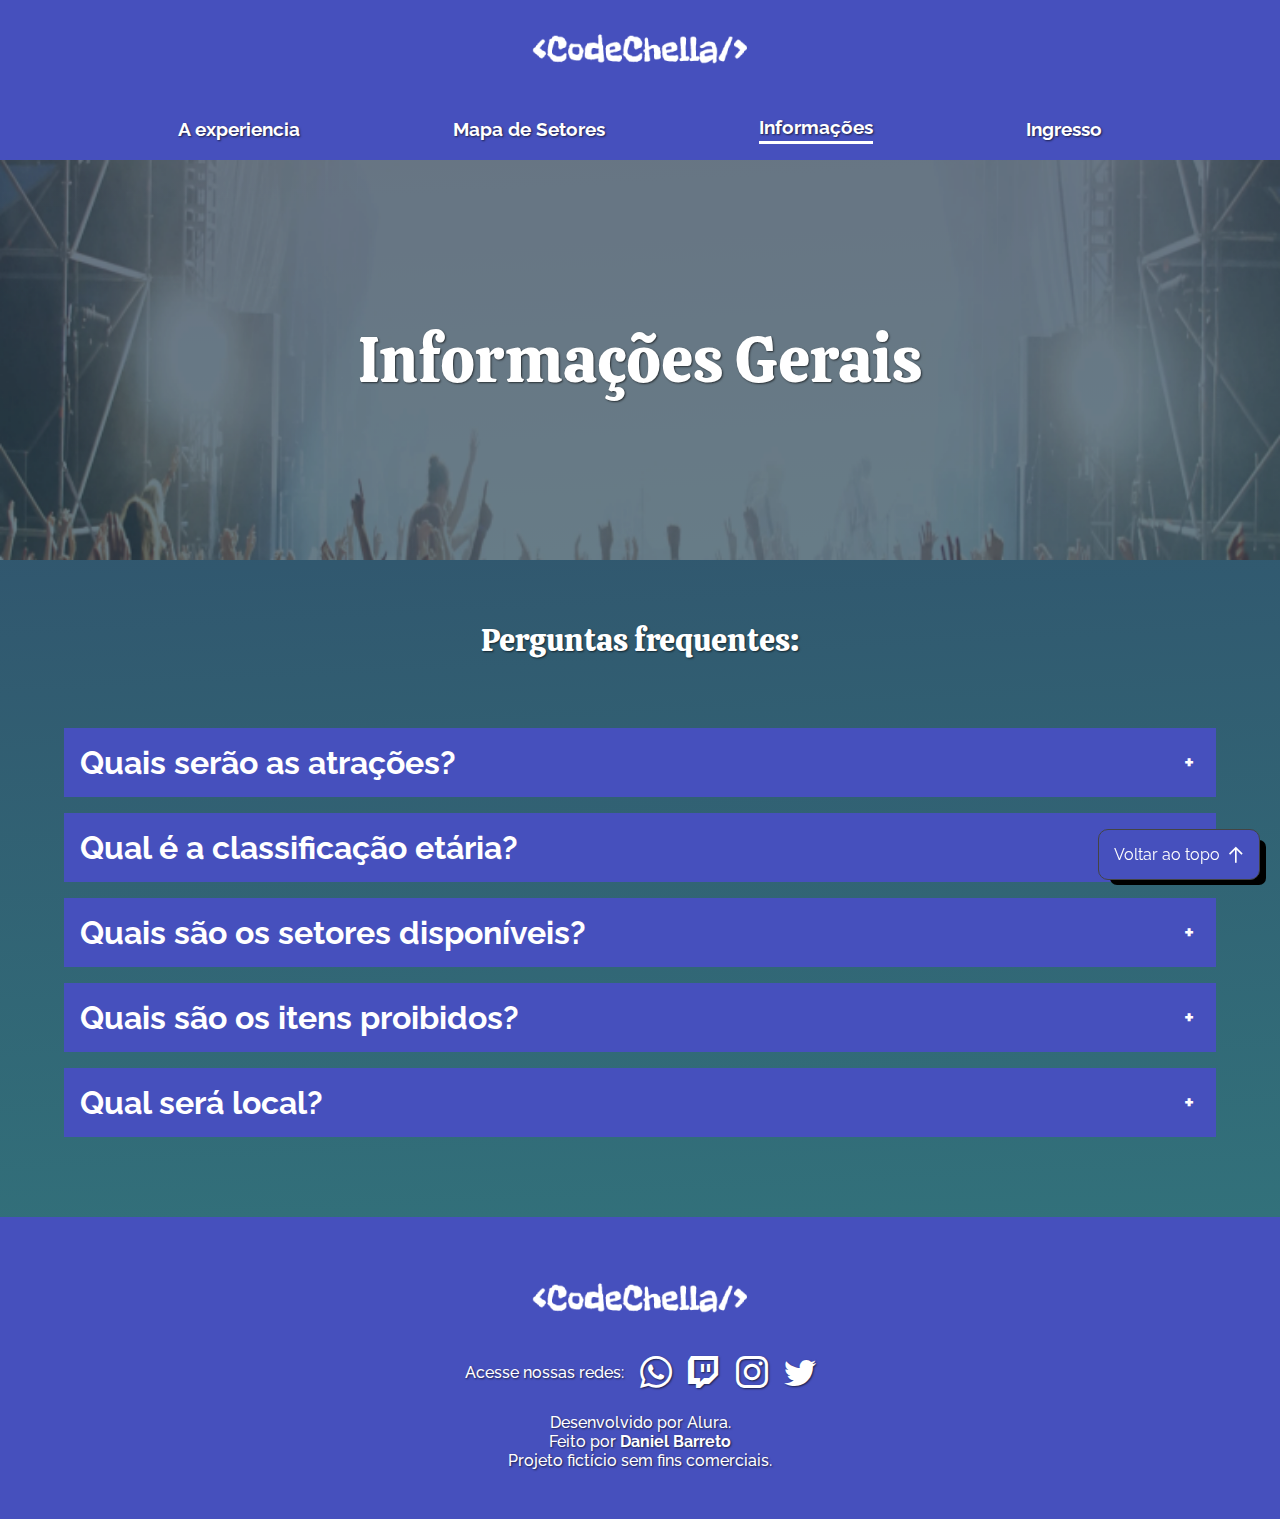
<file: informacoes.html>
<!DOCTYPE html>
<html lang="pt-BR">

<head>
    <meta charset="UTF-8">
    <meta http-equiv="X-UA-Compatible" content="IE=edge">
    <meta name="viewport" content="width=device-width, initial-scale=1.0">
    <title>Informações</title>
    <link rel="icon" href="img/mini-logo.png">
    <meta name="description"
        content="O CodeChella é um festival de música alternativa que acontece anualmente, é composto por gêneros diversos e visa promover uma experiência encantadora e inesquecível para o visitante, proporcionando uma integração multicultural e social.">

    <link rel="stylesheet" href="css/reset.css">
    <link rel="stylesheet" href="css/style.css">

    <link rel="preconnect" href="https://fonts.googleapis.com">
    <link rel="preconnect" href="https://fonts.gstatic.com" crossorigin>
    <link href="https://fonts.googleapis.com/css2?family=Calistoga&family=Raleway:wght@400;500;700;800&display=swap"
        rel="stylesheet">

</head>

<body>
    <nav class="nav-bar">
        <section class="nav-mobile">
            <a href="index.html">
                <img src="img/Logo1 1.png" alt="Logotipo Code Chella">
            </a>


            <label for="check" class="bar">
                <input id="check" type="checkbox" onclick="clickMenu()">

                <span class="top"></span>
                <span class="middle"></span>
                <span class="bottom"></span>
            </label>

            <ul class="nav-bar__lista" id="itens">
                <div class="nav-bar__estilo">
                    <li class="nav-bar__item">
                        <a class="nav-bar__link" href="experiencia.html">A experiencia</a>
                    </li>
                    <li class="nav-bar__item">
                        <a class="nav-bar__link" href="mapa-setores.html">Mapa de Setores</a>
                    </li>
                    <li class="nav-bar__item">
                        <a class="nav-bar__link" href="informacoes.html">Informações</a>
                    </li>
                    <li class="nav-bar__item">
                        <a class="nav-bar__link" href="formulario.html">Ingresso</a>
                    </li>
                </div>

            </ul>
        </section>

        <section class="nav-tablet">
            <a href="index.html">
                <img class="nav-tablet-and-desktop__image" src="img/Logo1 1.png" alt="Logotipo CodeChella">
            </a>

            <div class="lista">
                <ul class="lista__nav">
                    <li class="lista__nav-item">
                        <a class="lista__nav-link" href="experiencia.html">A experiencia</a>
                    </li>
                    <li class="lista__nav-item">
                        <a class="lista__nav-link" href="mapa-setores.html">Mapa de Setores</a>
                    </li>
                    <li class="lista__nav-item pagina-selecionada">
                        <a class="lista__nav-link" href="informacoes.html">Informações</a>
                    </li>
                    <li class="lista__nav-item">
                        <a class="lista__nav-link" href="formulario.html">Ingresso</a>
                    </li>
                </ul>
            </div>

        </section>

    </nav>

    <main>



        <div class="fundo-gradiente">

            <section class="banner__box-informacoes">
                <h1 class="banner__titulo">Informações Gerais</h1>
            </section>

            <h2 class="informacoes-gerais__titulo">Perguntas frequentes:</h2>


            <div class="caixa__perguntas">

                <button class="accordion caixa__perguntas-titulo">Quais serão as atrações?</button>

                <div class="panel">

                    <p class="box__perguntas-texto">Teremos dois dias de shows, o primeiro (11/03) com bandas de rock, e o segundo (12/03) com bandas pop. <a class="box__perguntas-link" href="index.html"> Confira o line-up em detalhes clicando neste link!</a></p>
                </div>

            </div>

            <div class="caixa__perguntas">

                <button class="accordion caixa__perguntas-titulo">Qual é a classificação etária?</button>

                <div class="panel">

                    <p class="box__perguntas-texto">A partir de 16 anos, todo mundo pode entrar. De 13 a 15 anos, tem que estar acompanhado dos pais ou responsáveis legais. Menores de 10 anos não podem entrar.</p>
                </div>

            </div>

            <div class="caixa__perguntas">

                <button class="accordion caixa__perguntas-titulo">Quais são os setores disponíveis?</button>

                <div class="panel">
                        <ul class="box__perguntas-texto">
                            <li class="box__perguntas-texto-item">&#8226; Pista Premium</li>
                            <li class="box__perguntas-texto-item">&#8226; Pista Comum</li>
                            <li class="box__perguntas-texto-item">&#8226; Cadeiras térreo</li>
                            <li class="box__perguntas-texto-item">&#8226; Cadeiras superiores</li>
                            <li class="box__perguntas-texto-item">&#8226; Rampas</li>
                        </ul> 
                </div>

            </div>

            <div class="caixa__perguntas">

                <button class="accordion caixa__perguntas-titulo">Quais são os itens proibidos?</button>

                <div class="panel">

                    <p class="box__perguntas-texto">Garrafas, latas, bebidas, utensílios de armazenagem, embalagens rígidas com tampa, capacetes, cadeiras ou bancos, armas de fogo e armas brancas, objetos pontiagudos, cortantes e/ou perfurantes, correntes e cinturões, fogos de artifício, objetos de vidro, substâncias inflamáveis, cigarro eletrônico, corrosivas e ou tóxicas, revistas, jornais, livros e copo térmico ou similares.</p>
                </div>

            </div>

            <div class="caixa__perguntas caixa__pergunta-ultima">

                <button class="accordion caixa__perguntas-titulo">Qual será local?</button>

                <div class="panel">

                    <p class="box__perguntas-texto">De acordo com a Lei Federal, têm direito ao benefício da meia-entrada aqueles que preencherem os requisitos e apresentarem os documentos comprobatórios.</p>
                </div>

            </div>

            <button class="botao__topo" id="topBtn">
                <p class="botao__topo-texto">Voltar ao topo</p>
                <span class="icon-arrow-thin-up"></span> 
            </button>


    </main>

    <footer class="rodape">
        <div class="rodape-desktop">
            <img src="img/Logo1 1.png" alt="logotipo Code Chella">

            <div class="espacamento-tablet">
                <p class="rodape__texto">Acesse nossas redes:</p>

                <ul class="social">
                    <li class="social__item">
                        <a class="social__link" href="erro404.html">
                            <span class="icon-whatsapp rodape__icones"></span>
                        </a>
                    </li>

                    <li class="social__item">
                        <a class="social__link" href="erro404.html">
                            <span class="icon-twitch rodape__icones"></span>
                        </a>
                    </li>

                    <li class="social__item">
                        <a class="social__link" href="erro404.html">
                            <span class="icon-instagram rodape__icones"></span>
                        </a>
                    </li>

                    <li class="social__item">
                        <a class="social__link" href="erro404.html">
                            <span class="icon-twitter rodape__icones"></span>
                        </a>
                    </li>
                </ul>
            </div>
        </div>

        <p class="rodape__texto">Desenvolvido por Alura. <br> Feito por <a class="rodape__link-pessoal" href="https://www.linkedin.com/in/daniel-barreto-1b763216a/">Daniel Barreto</a> <br> Projeto fictício sem fins comerciais.</p>
    </footer>

    <script src="main.js"></script>
</body>
</file>
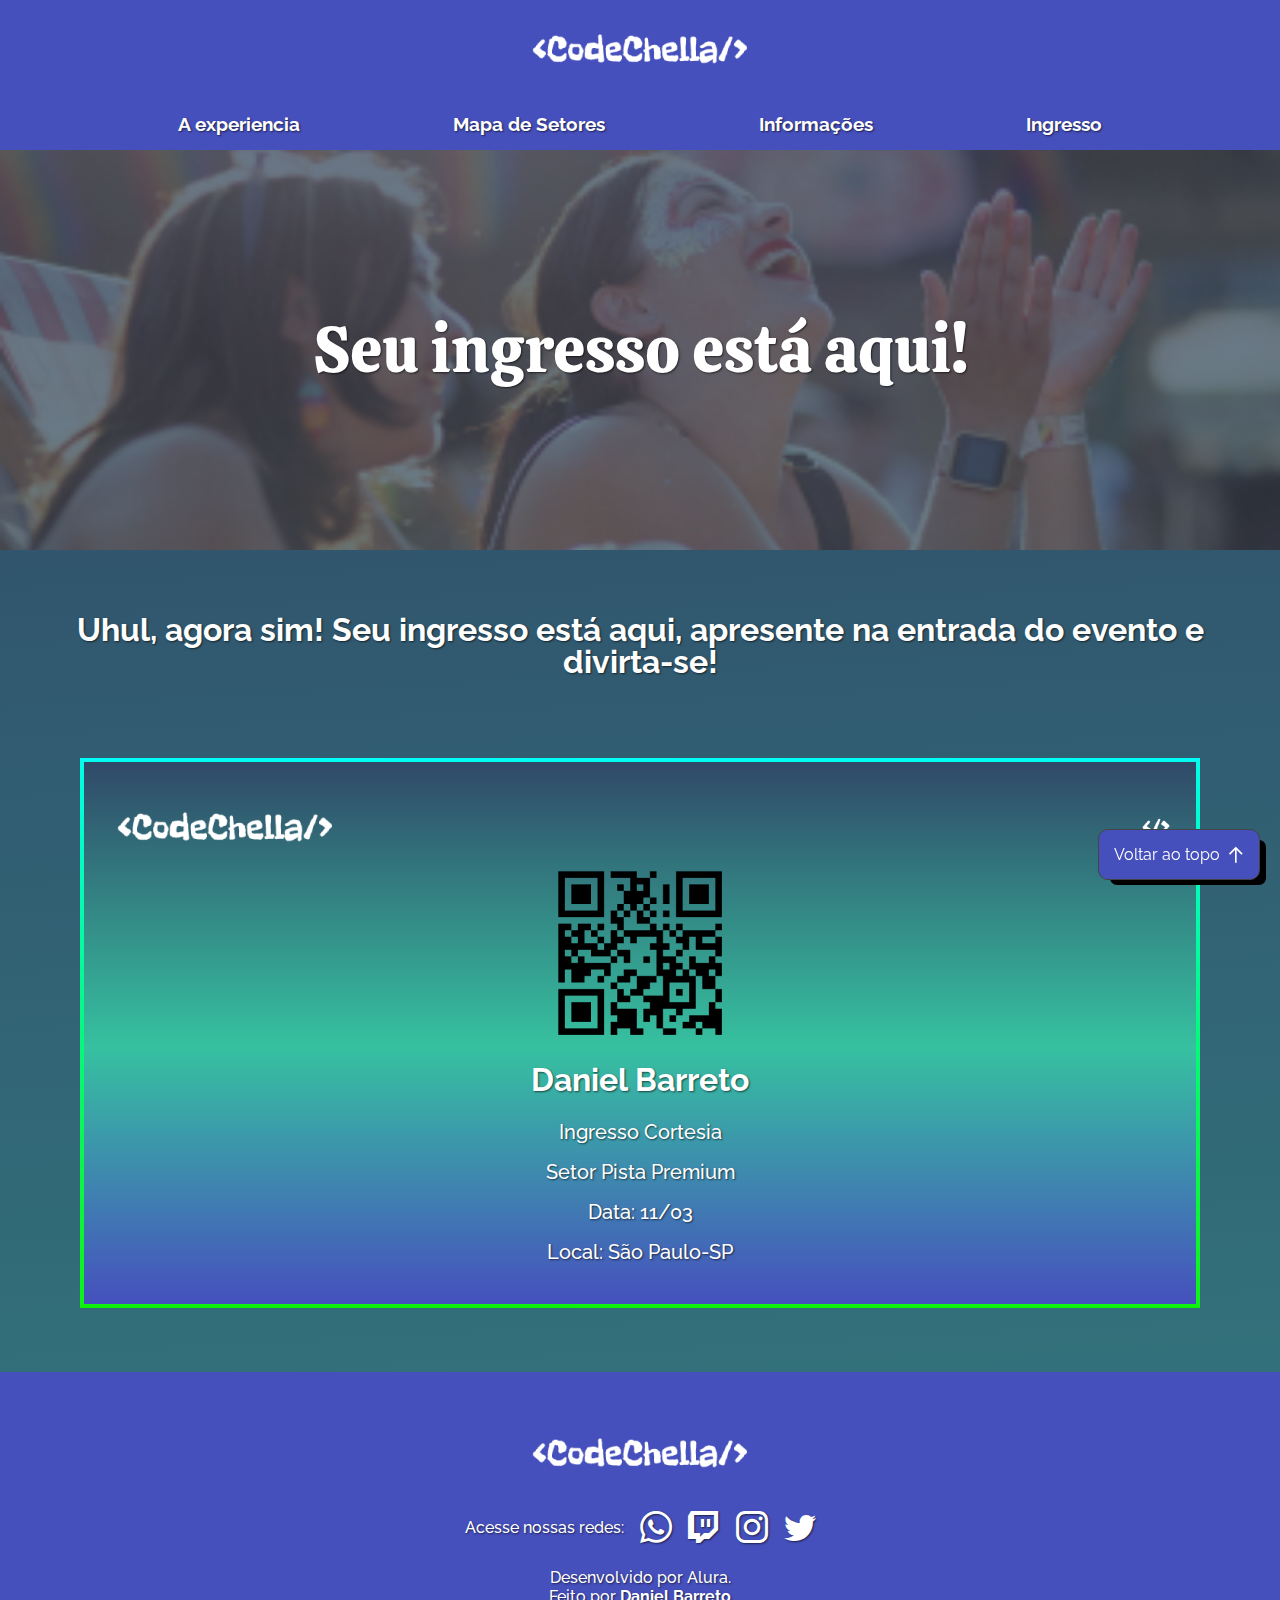
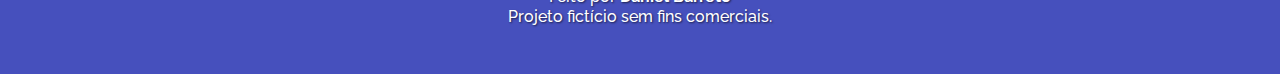
<file: ingresso-comprado.html>
<!DOCTYPE html>
<html lang="pt-BR">

<head>
    <meta charset="UTF-8">
    <meta http-equiv="X-UA-Compatible" content="IE=edge">
    <meta name="viewport" content="width=device-width, initial-scale=1.0">
    <title>Informações</title>
    <link rel="icon" href="img/mini-logo.png">
    <meta name="description" content="O CodeChella é um festival de música alternativa que acontece anualmente, é composto por gêneros diversos e visa promover uma experiência encantadora e inesquecível para o visitante, proporcionando uma integração multicultural e social.">

    <link rel="stylesheet" href="css/reset.css">
    <link rel="stylesheet" href="css/style.css">

    <link rel="preconnect" href="https://fonts.googleapis.com">
    <link rel="preconnect" href="https://fonts.gstatic.com" crossorigin>
    <link href="https://fonts.googleapis.com/css2?family=Calistoga&family=Raleway:wght@400;500;700;800&display=swap"
        rel="stylesheet">

</head>

<body>
    <nav class="nav-bar">
        <section class="nav-mobile">

            <a href="index.html">
                <img src="img/Logo1 1.png" alt="Logotipo Code Chella">
            </a>

            <label for="check" class="bar">
                <input id="check" type="checkbox" onclick="clickMenu()">

                <span class="top"></span>
                <span class="middle"></span>
                <span class="bottom"></span>
            </label>

            <ul class="nav-bar__lista" id="itens">
                <div class="nav-bar__estilo">
                    <li class="nav-bar__item">
                        <a class="nav-bar__link" href="experiencia.html">A experiencia</a>
                    </li>
                    <li class="nav-bar__item">
                        <a class="nav-bar__link" href="mapa-setores.html">Mapa de Setores</a>
                    </li>
                    <li class="nav-bar__item">
                        <a class="nav-bar__link" href="informacoes.html">Informações</a>
                    </li>
                    <li class="nav-bar__item">
                        <a class="nav-bar__link" href="formulario.html">Ingresso</a>
                    </li>
                </div>

            </ul>
        </section>

        <section class="nav-tablet">

            <a href="index.html">
                <img src="img/Logo1 1.png" alt="Logotipo Code Chella">
            </a>

            <div class="lista">
                <ul class="lista__nav">
                    <li class="lista__nav-item">
                        <a class="lista__nav-link" href="experiencia.html">A experiencia</a>
                    </li>
                    <li class="lista__nav-item">
                        <a class="lista__nav-link" href="mapa-setores.html">Mapa de Setores</a>
                    </li>
                    <li class="lista__nav-item">
                        <a class="lista__nav-link" href="informacoes.html">Informações</a>
                    </li>
                    <li class="lista__nav-item">
                        <a class="lista__nav-link" href="formulario.html">Ingresso</a>
                    </li>
                </ul>
            </div>

        </section>

        <section class="nav-desktop">

            <a href="index.html">
                <img src="img/Logo1 1.png" alt="Logotipo Code Chella">
            </a>

            <div class="lista">
                <ul class="lista__nav">
                    <li class="lista__nav-item">
                        <a class="lista__nav-link" href="experiencia.html">A experiencia</a>
                    </li>
                    <li class="lista__nav-item">
                        <a class="lista__nav-link" href="mapa-setores.html">Mapa de Setores</a>
                    </li>
                    <li class="lista__nav-item">
                        <a class="lista__nav-link" href="informacoes.html">Informações</a>
                    </li>
                    <li class="lista__nav-item">
                        <a class="lista__nav-link" href="formulario.html">Ingresso</a>
                    </li>
                </ul>
            </div>
        </section>
    </nav>

    <main>

        <div class="fundo-gradiente">

            <section class="banner__box-ingresso">
                <h1 class="banner__titulo">Seu ingresso está aqui!</h1>
            </section>
    

            <h2 class="titulo-ingresso titulo">Uhul, agora sim!
                Seu ingresso está aqui, apresente na entrada do evento e divirta-se!</h2>

            <div class="card__posicao">
                <section class="card">
                    <div class="card__titulo">
                        <img class="card__imagem" src="img/Logo1 1.png" alt="Logotipo do CodeChella">
                        <img class="card__imagem" src="img/mini-logo.png" alt="Mini logo">
                    </div>

                    <div class="card__desktop">
                        <span>
                            <img class="card__qr-code" src="img/Qr code 1.png" alt="#">
                        </span>

                        <div class="card__desktop-conteudo">
                            <h3 class="card__nome titulo">Daniel Barreto</h3>

                            <ul class="card__lista">
                                <li class="card__lista-item">Ingresso Cortesia</li>
                                <li class="card__lista-item">Setor Pista Premium</li>
                                <li class="card__lista-item">Data: 11/03</li>
                                <li class="card__lista-item">Local: São Paulo-SP</li>
                            </ul>
                        </div>

                </section>

            </div>

            <button class="botao__topo" id="topBtn">
                <p class="botao__topo-texto">Voltar ao topo</p>
                <span class="icon-arrow-thin-up"></span> 
            </button>

        </div>


    </main>

    <footer class="rodape">
        <div class="rodape-desktop">
            <img src="img/Logo1 1.png" alt="logotipo Code Chella">

            <div class="espacamento-tablet">
                <p class="rodape__texto">Acesse nossas redes:</p>

                <ul class="social">
                    <li class="social__item">
                        <a class="social__link" href="erro404.html">
                            <span class="icon-whatsapp rodape__icones"></span>
                        </a>
                    </li>

                    <li class="social__item">
                        <a class="social__link" href="erro404.html">
                            <span class="icon-twitch rodape__icones"></span>
                        </a>
                    </li>

                    <li class="social__item">
                        <a class="social__link" href="erro404.html">
                            <span class="icon-instagram rodape__icones"></span>
                        </a>
                    </li>

                    <li class="social__item">
                        <a class="social__link" href="erro404.html">
                            <span class="icon-twitter rodape__icones"></span>
                        </a>
                    </li>
                </ul>
            </div>
        </div>

        <p class="rodape__texto">Desenvolvido por Alura. <br> Feito por <a class="rodape__link-pessoal" href="https://www.linkedin.com/in/daniel-barreto-1b763216a/">Daniel Barreto</a> <br> Projeto fictício sem fins comerciais.</p>
    </footer>



    <script src="main.js"></script>
</body>
</file>
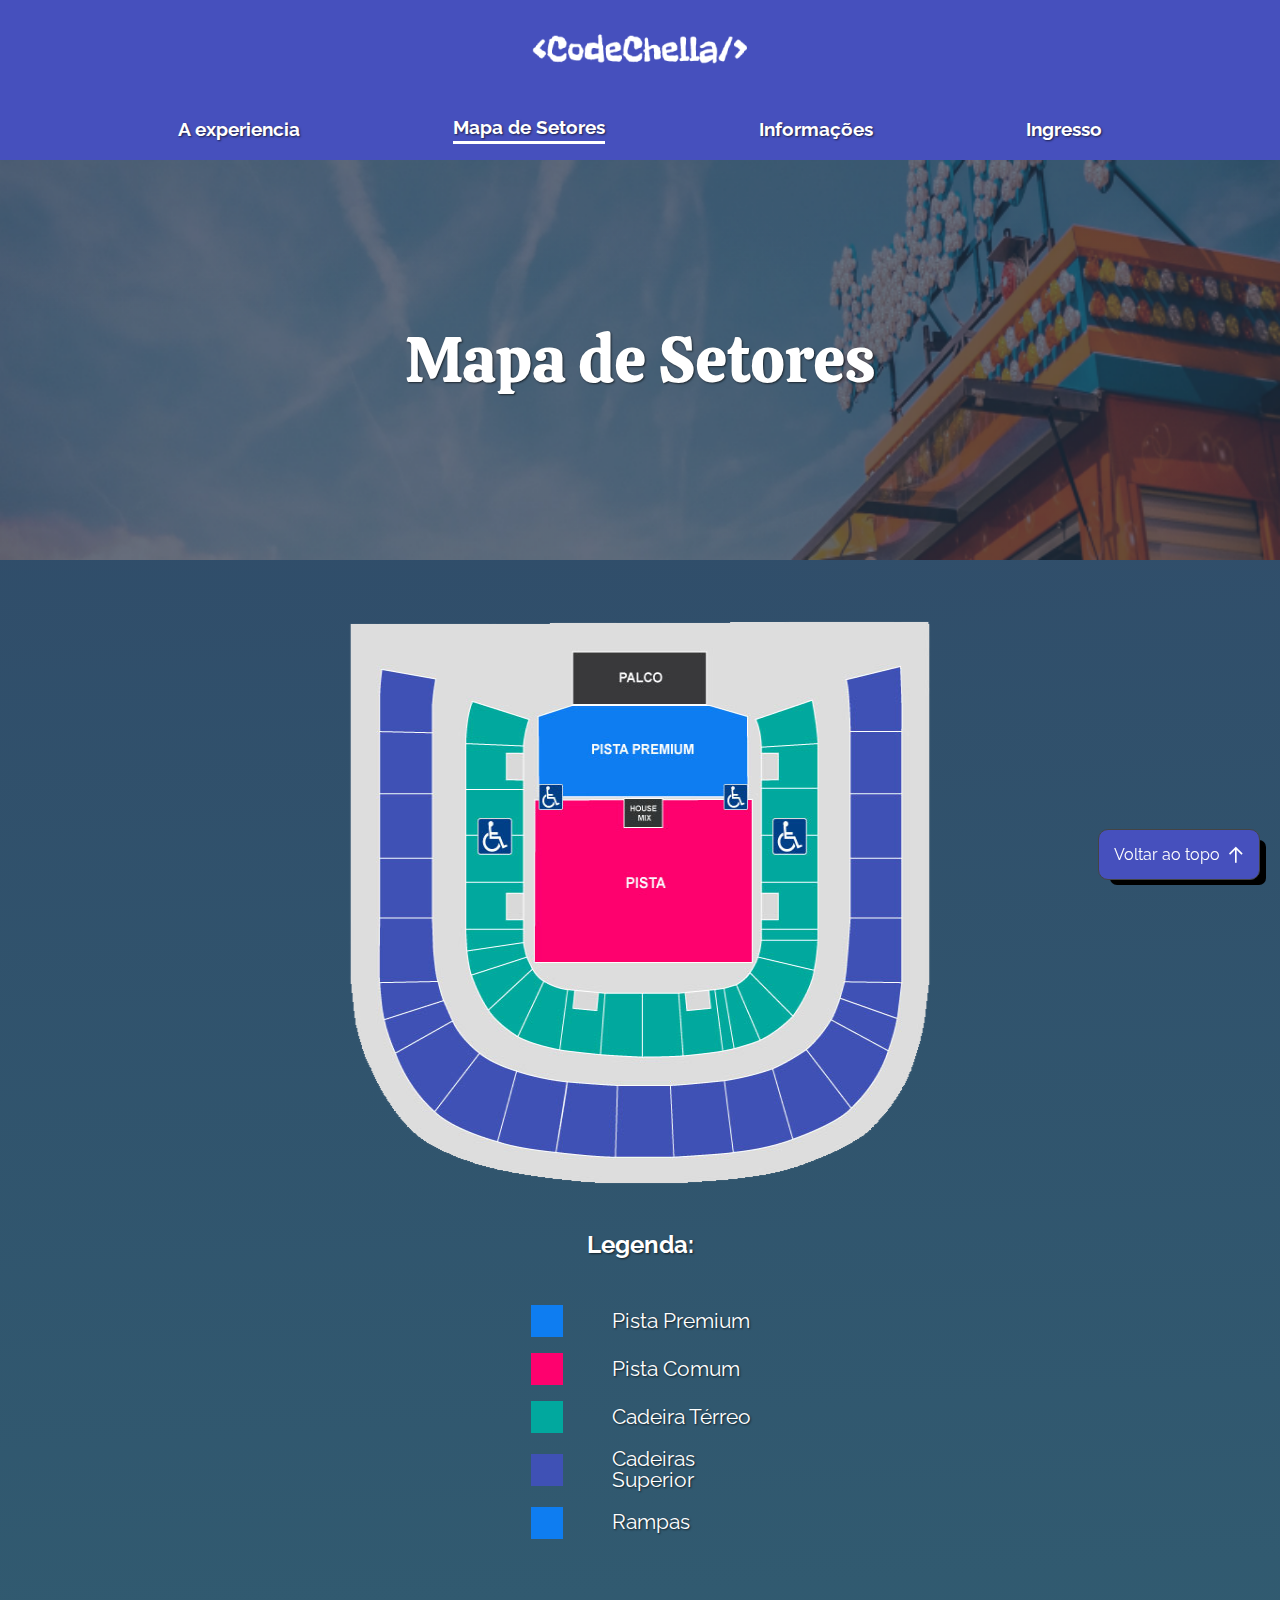
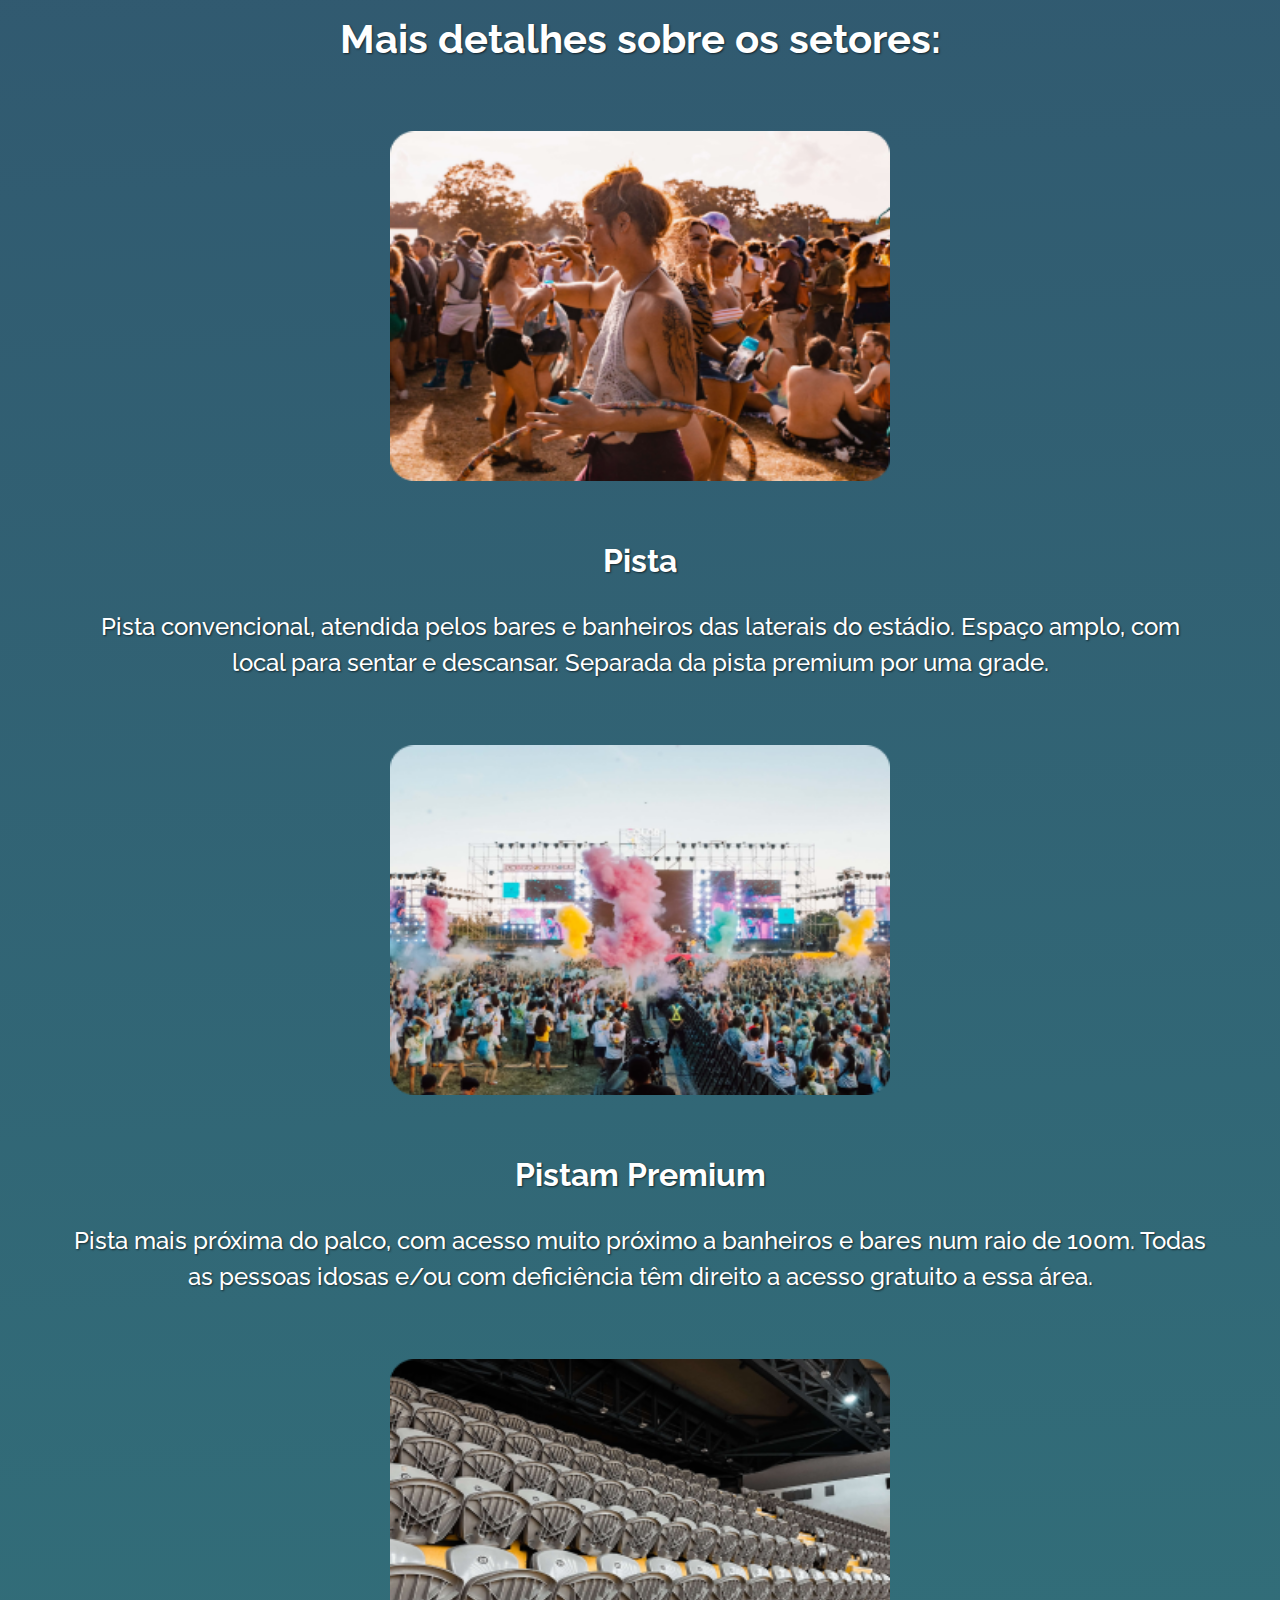
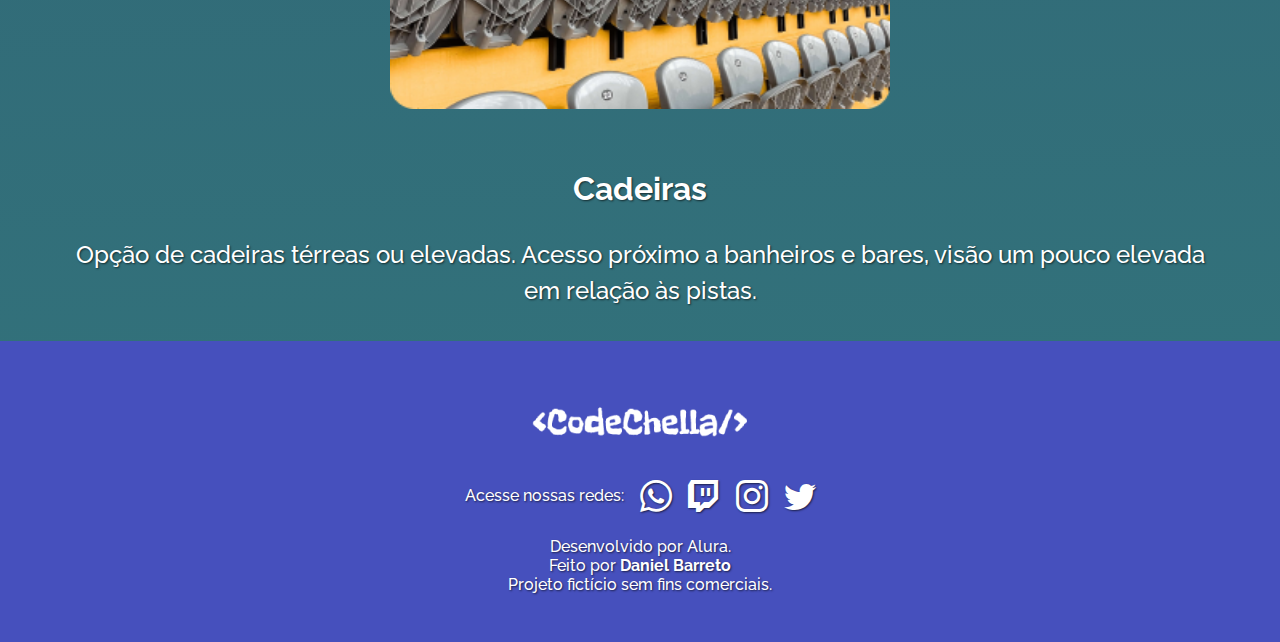
<file: mapa-setores.html>
<!DOCTYPE html>
<html lang="pt-BR">

<head>
    <meta charset="UTF-8">
    <meta http-equiv="X-UA-Compatible" content="IE=edge">
    <meta name="viewport" content="width=device-width, initial-scale=1.0">
    <title>Mapa de Setores</title>
    <link rel="icon" href="img/mini-logo.png">
    <meta name="description" content="O CodeChella é um festival de música alternativa que acontece anualmente, é composto por gêneros diversos e visa promover uma experiência encantadora e inesquecível para o visitante, proporcionando uma integração multicultural e social.">

    <link rel="stylesheet" href="css/reset.css">
    <link rel="stylesheet" href="css/style.css">

    <link rel="preconnect" href="https://fonts.googleapis.com">
    <link rel="preconnect" href="https://fonts.gstatic.com" crossorigin>
    <link href="https://fonts.googleapis.com/css2?family=Calistoga&family=Raleway:wght@400;500;700;800&display=swap"
        rel="stylesheet">

</head>

<body>

    <nav class="nav-bar">
        <section class="nav-mobile">
            <a href="index.html">
                <img src="img/Logo1 1.png" alt="Logotipo Code Chella">
            </a>


            <label for="check" class="bar">
                <input id="check" type="checkbox" onclick="clickMenu()">

                <span class="top"></span>
                <span class="middle"></span>
                <span class="bottom"></span>
            </label>

            <ul class="nav-bar__lista" id="itens">
                <div class="nav-bar__estilo">
                    <li class="nav-bar__item">
                        <a class="nav-bar__link" href="experiencia.html">A experiencia</a>
                    </li>
                    <li class="nav-bar__item">
                        <a class="nav-bar__link" href="mapa-setores.html">Mapa de Setores</a>
                    </li>
                    <li class="nav-bar__item">
                        <a class="nav-bar__link" href="informacoes.html">Informações</a>
                    </li>
                    <li class="nav-bar__item">
                        <a class="nav-bar__link" href="formulario.html">Ingresso</a>
                    </li>
                </div>

            </ul>
        </section>



        <section class="nav-tablet">

            <a href="index.html">
                <img class="nav-tablet-and-desktop__image" src="img/Logo1 1.png" alt="Logotipo CodeChella">
            </a>
            
            <div class="lista">
                <ul class="lista__nav">
                    <li class="lista__nav-item">
                        <a class="lista__nav-link" href="experiencia.html">A experiencia</a>
                    </li>
                    <li class="lista__nav-item  pagina-selecionada">
                        <a class="lista__nav-link" href="mapa-setores.html">Mapa de Setores</a>
                    </li>
                    <li class="lista__nav-item">
                        <a class="lista__nav-link" href="informacoes.html">Informações</a>
                    </li>
                    <li class="lista__nav-item">
                        <a class="lista__nav-link" href="formulario.html">Ingresso</a>
                    </li>
                </ul>
            </div>

        </section>

    </nav>

    <main>



        <div class="fundo-gradiente">

            <section class="banner__setores">
                <h1 class="banner__titulo">Mapa de Setores</h1>
            </section>

            <section class="mapa-setores">

                <img class="mapa_imagem mapa__imagem-mobile" src="img/Mapa setores-mobile.png"
                    alt="Imagem do mapa de setores">

                <img class="mapa_imagem mapa__imagem-tablet" src="img/Mapa setores-tablet.png"
                    alt="Imagem do mapa de setores">


                <div class="mapa__posicao-desktop">
                    <h2 class="mapa__titulo">Legenda:</h2>

                    <div class="mapa__posicao">


                        <ul class="mapa__lista">
                            <li class="mapa__item">
                                <div class="mapa__item-posicao">
                                    <img src="img/Rectangle-1.png" alt="Cor da pista premium">
                                    <p class="mapa__descrisao">Pista Premium</p>
                                </div>

                            </li>
                            <li class="mapa__item">
                                <div class="mapa__item-posicao">
                                    <img src="img/Rectangle-2.png" alt="Cor da pista Comum">
                                    <p class="mapa__descrisao">Pista Comum</p>
                                </div>
                            </li>
                            <li class="mapa__item">
                                <div class="mapa__item-posicao">
                                    <img src="img/Rectangle-3.png" alt="Cor da cadeiras Térreo">
                                    <p class="mapa__descrisao">Cadeira Térreo</p>
                                </div>

                            </li>
                            <li class="mapa__item">
                                <div class="mapa__item-posicao">
                                    <img src="img/Rectangle-4.png" alt="Cor da Cadeira Superior">
                                    <p class="mapa__descrisao">Cadeiras Superior</p>
                                </div>

                            </li>
                            <li class="mapa__item">
                                <div class="mapa__item-posicao">
                                    <img src="img/Rectangle-5.png" alt="Cor das rampas">
                                    <p class="mapa__descrisao">Rampas</p>
                                </div>

                            </li>
                        </ul>
                    </div>
                </div>


            </section>

            <h2 class="titulo-setores">Mais detalhes sobre os setores:</h2>


            <div class="bloco__espacamento-desktop">
                <section class="bloco-setores">

                    <img class="mapa__setores-imagem" src="img/Mapa de setores2-mobile.png"
                        alt="Foto com uma mulher no evento">
    
                    <div class="setores-tamanho-tablet">
    
                        <div class="setores__textos">
                            <h2 class="setores-subtitulo">Pista</h2>
    
                            <p class="setores-texto">Pista convencional, atendida pelos bares e banheiros das
                                laterais do estádio. Espaço amplo, com local para sentar e descansar. Separada da pista
                                premium por uma grade.</p>
                        </div>
    
                    </div>
    
                </section>
    
                <section class="bloco-setores">
    
                    <img class="mapa__setores-imagem" src="img/Mapa de setores3-mobile.png" alt="Foto de pessoas festejando na pista">
    
                    <div class="setores-tamanho-tablet">
    
                        <div class="setores__textos">
                            <h2 class="setores-subtitulo">Pistam Premium</h2>
    
                            <p class="setores-texto">Pista mais próxima do palco, com acesso muito próximo a
                                banheiros e bares num raio de 100m. Todas as pessoas idosas e/ou com deficiência têm direito
                                a acesso gratuito a essa área.</p>
                        </div>
    
                    </div>
    
                </section>
    
                <section class="bloco-setores">
    
                    <img class="mapa__setores-imagem" src="img/Mapa de setores4-mobile.png"alt="Foto com as cadeiras do evento">
    
                    <div class="setores-tamanho-tablet">
    
                        <div class="setores__textos">
                            <h2 class="setores-subtitulo">Cadeiras</h2>
    
                            <p class="setores-texto">Opção de cadeiras térreas ou elevadas. Acesso próximo a
                                banheiros e bares, visão um pouco elevada em relação às pistas.</p>
                        </div>
    
                    </div>
    
                </section>
            </div>

            <button class="botao__topo" id="topBtn">
                <p class="botao__topo-texto">Voltar ao topo</p>
                <span class="icon-arrow-thin-up"></span> 
            </button>

            
        </div>

    </main>

    <footer class="rodape">
        <div class="rodape-desktop">
            <img src="img/Logo1 1.png" alt="logotipo Code Chella">

            <div class="espacamento-tablet">
                <p class="rodape__texto">Acesse nossas redes:</p>

                <ul class="social">
                    <li class="social__item">
                        <a class="social__link" href="erro404.html">
                            <span class="icon-whatsapp rodape__icones"></span>
                        </a>
                    </li>

                    <li class="social__item">
                        <a class="social__link" href="erro404.html">
                            <span class="icon-twitch rodape__icones"></span>
                        </a>
                    </li>

                    <li class="social__item">
                        <a class="social__link" href="erro404.html">
                            <span class="icon-instagram rodape__icones"></span>
                        </a>
                    </li>

                    <li class="social__item">
                        <a class="social__link" href="erro404.html">
                            <span class="icon-twitter rodape__icones"></span>
                        </a>
                    </li>
                </ul>
            </div>
        </div>

        <p class="rodape__texto">Desenvolvido por Alura. <br> Feito por <a class="rodape__link-pessoal" href="https://www.linkedin.com/in/daniel-barreto-1b763216a/">Daniel Barreto</a> <br> Projeto fictício sem fins comerciais.</p>
    </footer>

    <script src="main.js"></script>
</body>

</html>
</file>
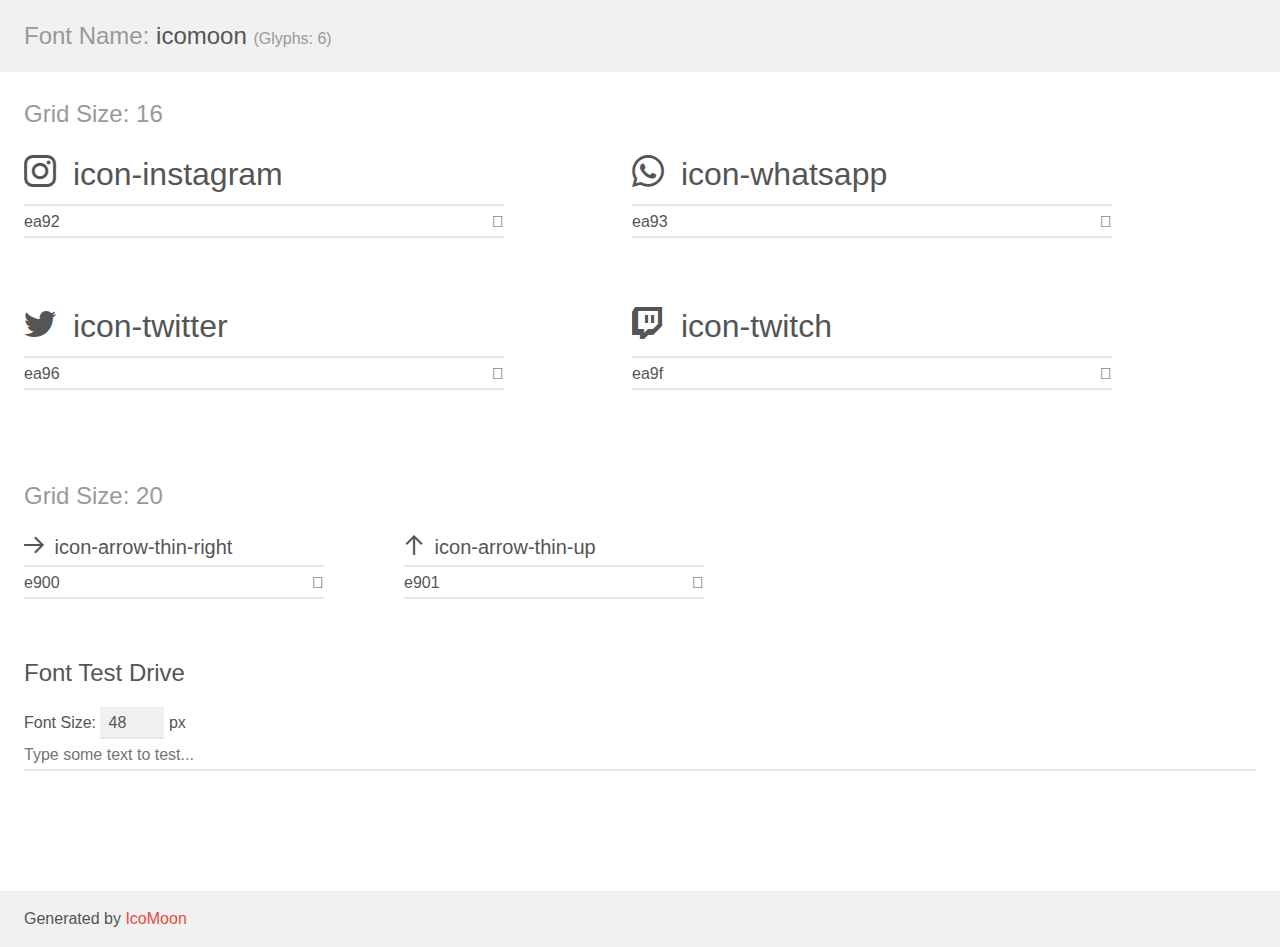
<file: icomoon/demo.html>
<!doctype html>
<html>
<head>
    <meta charset="utf-8">
    <title>IcoMoon Demo</title>
    <meta name="description" content="An Icon Font Generated By IcoMoon.io">
    <meta name="viewport" content="width=device-width, initial-scale=1">
    <link rel="stylesheet" href="demo-files/demo.css">
    <link rel="stylesheet" href="style.css"></head>
<body>
    <div class="bgc1 clearfix">
        <h1 class="mhmm mvm"><span class="fgc1">Font Name:</span> icomoon <small class="fgc1">(Glyphs:&nbsp;6)</small></h1>
    </div>
    <div class="clearfix mhl ptl">
        <h1 class="mvm mtn fgc1">Grid Size: 16</h1>
        <div class="glyph fs1">
            <div class="clearfix bshadow0 pbs">
                <span class="icon-instagram"></span>
                <span class="mls"> icon-instagram</span>
            </div>
            <fieldset class="fs0 size1of1 clearfix hidden-false">
                <input type="text" readonly value="ea92" class="unit size1of2" />
                <input type="text" maxlength="1" readonly value="&#xea92;" class="unitRight size1of2 talign-right" />
            </fieldset>
            <div class="fs0 bshadow0 clearfix hidden-true">
                <span class="unit pvs fgc1">liga: </span>
                <input type="text" readonly value="instagram, brand12" class="liga unitRight" />
            </div>
        </div>
        <div class="glyph fs1">
            <div class="clearfix bshadow0 pbs">
                <span class="icon-whatsapp"></span>
                <span class="mls"> icon-whatsapp</span>
            </div>
            <fieldset class="fs0 size1of1 clearfix hidden-false">
                <input type="text" readonly value="ea93" class="unit size1of2" />
                <input type="text" maxlength="1" readonly value="&#xea93;" class="unitRight size1of2 talign-right" />
            </fieldset>
            <div class="fs0 bshadow0 clearfix hidden-true">
                <span class="unit pvs fgc1">liga: </span>
                <input type="text" readonly value="whatsapp, brand13" class="liga unitRight" />
            </div>
        </div>
        <div class="glyph fs1">
            <div class="clearfix bshadow0 pbs">
                <span class="icon-twitter"></span>
                <span class="mls"> icon-twitter</span>
            </div>
            <fieldset class="fs0 size1of1 clearfix hidden-false">
                <input type="text" readonly value="ea96" class="unit size1of2" />
                <input type="text" maxlength="1" readonly value="&#xea96;" class="unitRight size1of2 talign-right" />
            </fieldset>
            <div class="fs0 bshadow0 clearfix hidden-true">
                <span class="unit pvs fgc1">liga: </span>
                <input type="text" readonly value="twitter, brand16" class="liga unitRight" />
            </div>
        </div>
        <div class="glyph fs1">
            <div class="clearfix bshadow0 pbs">
                <span class="icon-twitch"></span>
                <span class="mls"> icon-twitch</span>
            </div>
            <fieldset class="fs0 size1of1 clearfix hidden-false">
                <input type="text" readonly value="ea9f" class="unit size1of2" />
                <input type="text" maxlength="1" readonly value="&#xea9f;" class="unitRight size1of2 talign-right" />
            </fieldset>
            <div class="fs0 bshadow0 clearfix hidden-true">
                <span class="unit pvs fgc1">liga: </span>
                <input type="text" readonly value="twitch, brand23" class="liga unitRight" />
            </div>
        </div>
    </div>
    <div class="clearfix mhl ptl">
        <h1 class="mvm mtn fgc1">Grid Size: 20</h1>
        <div class="glyph fs2">
            <div class="clearfix bshadow0 pbs">
                <span class="icon-arrow-thin-right"></span>
                <span class="mls"> icon-arrow-thin-right</span>
            </div>
            <fieldset class="fs0 size1of1 clearfix hidden-false">
                <input type="text" readonly value="e900" class="unit size1of2" />
                <input type="text" maxlength="1" readonly value="&#xe900;" class="unitRight size1of2 talign-right" />
            </fieldset>
            <div class="fs0 bshadow0 clearfix hidden-true">
                <span class="unit pvs fgc1">liga: </span>
                <input type="text" readonly value="" class="liga unitRight" />
            </div>
        </div>
        <div class="glyph fs2">
            <div class="clearfix bshadow0 pbs">
                <span class="icon-arrow-thin-up"></span>
                <span class="mls"> icon-arrow-thin-up</span>
            </div>
            <fieldset class="fs0 size1of1 clearfix hidden-false">
                <input type="text" readonly value="e901" class="unit size1of2" />
                <input type="text" maxlength="1" readonly value="&#xe901;" class="unitRight size1of2 talign-right" />
            </fieldset>
            <div class="fs0 bshadow0 clearfix hidden-true">
                <span class="unit pvs fgc1">liga: </span>
                <input type="text" readonly value="" class="liga unitRight" />
            </div>
        </div>
    </div>

    <!--[if gt IE 8]><!-->
    <div class="mhl clearfix mbl">
        <h1>Font Test Drive</h1>
        <label>
            Font Size: <input id="fontSize" type="number" class="textbox0 mbm"
            min="8" value="48" />
            px
        </label>
        <input id="testText" type="text" class="phl size1of1 mvl"
        placeholder="Type some text to test..." value=""/>
        <div id="testDrive" class="icon-" style="font-family: icomoon">&nbsp;
        </div>
    </div>
    <!--<![endif]-->
    <div class="bgc1 clearfix">
        <p class="mhl">Generated by <a href="https://icomoon.io/app">IcoMoon</a></p>
    </div>

    <script src="demo-files/demo.js"></script>
</body>
</html>
</file>
<file: css/style.css>
@import url(nav-bar.css);
@import url(banner.css);
@import url(evento.css);
@import url(lineup.css);
@import url(rodape.css);
@import url(esperiencia.css);
@import url(mapa-setores.css);
@import url(informacoes-gerais.css);
@import url(formulario.css);
@import url(ingresso-comprado.css);
@import url(icomoon.css);



:root {
    --fonte-principal: 'Raleway', sans-serif;
    --fonte-secundaria: 'Calistoga', cursive;

    --background: linear-gradient(180deg, #304968 0%, #36C1A0 52.6%, #4650BD 100%);

    --verde-escuro: #008364;
    --verde-claro: #36C1A0;
    --azul-escuro: #304968;
    --azul-claro: #C8DEEF;
    --roxo: #4650BD;
    --roxo-hover: #606ADA;
    --branco: #FFFFFF;
    --preto: #000000;
    --cinza: #444444;
    --sombra: 9px 8px 0px -3px rgba(0, 0, 0, 1);
}

html {
    scroll-behavior: smooth;
    color: var(--branco);
    font-family: var(--fonte-principal);
    text-shadow: 1px 1px 2px rgba(0,0,0,0.6);
}


.background {
    background: var(--background);
    background-repeat: no-repeat;
}

.banner__titulo {
    display: flex;
    align-items: center;
    justify-content: center;
    text-align: center;
    height: 100%;
    font-family: var(--fonte-secundaria);
    font-size: 2em;
}

.titulo-fonte-principal {
    font-family: var(--fonte-principal);
    font-weight: 700;
    font-size: 2em;
    text-align: center;
    line-height: 1em;
    color: var(--branco);
    padding: 0.5em 1em;
}

.texto-fonte-principal {
    font-family: var(--fonte-principal);
    font-weight: 500;
    font-size: 1.25em;
    color: var(--branco);
    line-height: 1.5em;
    padding: 1rem 2rem;
    text-align: center;
}

.titulo-fonte-secundaria {
    font-family: var(--fonte-secundaria);
    font-size: 2em;
    text-align: center;
}

/* ============================= Botao falso verde =========================== */

.botao-falso-tamanho {
    display: flex;
    align-items: center;
    justify-content: center;
    padding: 1.5em 0;
}

.botao-falso {
    font-family: var(--fonte-secundaria);
    font-size: 2em;
    text-align: center;
    text-transform: uppercase;
    background: var(--verde-escuro);
    padding: 0.6em 1em;
}

/* ============================= IMAGEM FINAL =========================== */

.imagem__final {
    background: url(../img/Frame\ 1.png);
    width: 100%;
    height: 300px;
    mix-blend-mode: multiply;
    background-repeat: no-repeat;
    background-position: center;
    background-size: cover;
    object-fit: contain;
}

/* ===================== Botao de voltar ao topo da tela ==================== */


.botao__topo {
    display: flex;
    align-items: center;
    justify-content: center;
    gap: 0.5rem;
    position: fixed;
    bottom: 10px; 
    right: 10px; 
    z-index: 1; 
    font-size: 16px; 
    font-family: var(--fonte-principal); 
    border: 1px solid var(--cinza); 
    outline: none; 
    background-color: var(--roxo);
    color: var(--branco); 
    cursor: pointer; 
    padding: 15px; 
    border-radius: 10px; 
    box-shadow: var(--sombra);
  }
  
  .botao__topo:hover {
    background-color: var(--roxo-hover);
  }

  .botao__topo-texto {
    display: none;
  }
  

/* ===================== TABLET ==================================*/

@media screen and (min-width: 768px) {

    .imagem-final-mobile, .imagem-final-desktop {
        display: none;
    }

    .banner__titulo {
        font-size: 4em;
    }

    .imagem-final-tablet {
        display: block;
        width: 100%;
        mix-blend-mode: multiply;
    }

    .imagem__final {
        background: url(../img/Frame-1-tablet.png);
        height: 400px;
        mix-blend-mode: multiply;
        background-repeat: no-repeat;
        background-position: center;
        background-size: cover;
        object-fit: contain;
    }

    .botao__topo {
        bottom: 20px;
        right: 20px; 
    }

    .botao__topo-texto {
        display: flex;
    }

}

/* ===================== DESKTOP ==================================*/

@media screen and (min-width: 1440px) {
    .imagem-final-mobile, .imagem-final-tablet {
        display: none;
    }

    .banner__titulo {
        font-size: 6em;
    }

    .imagem__final {
        background: url(../img/frame-1-Desktop.png);
        height: 400px;
        mix-blend-mode: multiply;
        background-repeat: no-repeat;
        background-position: center;
        background-size: cover;
        object-fit: contain;
    }

    .botao__topo {
        bottom: 20px;
        right: 50px; 
    }


}


/* ===================== DESKTOP + =================================*/

@media screen and (min-width: 2560px) {

    .imagem-final-desktop {
        display: block;
        width: 100%;
        height: 500px;
    }

    .botao__topo {
        bottom: 50px;
        right: 50px; 
    }
}

/*=========================== SCROLL ==================================== */

/* Firefox */

* {
    scrollbar-width: thin;
    scrollbar-color: #36C1A0 #FFFFFF;
}

/* Chrome, Edge and Safari */
*::-webkit-scrollbar {
    width: 11px;
    width: 11px;
}

*::-webkit-scrollbar-track {
    border-radius: 7px;
    background-color: #FFFFFF;
}

*::-webkit-scrollbar-track:hover {
    background-color: #F1F1F1;
}

*::-webkit-scrollbar-track:active {
    background-color: #F1F1F1;
}

*::-webkit-scrollbar-thumb {
    border-radius: 10px;
    background-color: #36C1A0;
}

*::-webkit-scrollbar-thumb:hover {
    background-color: #31AE91;
}

*::-webkit-scrollbar-thumb:active {
    background-color: #36C1A0;
}


/* ============================== Menu hamburguer icone ============================== */

input[type="checkbox"] {
    display: none;
    visibility: hidden;
}

.bar {
    position: relative;
    cursor: pointer;
    width: 50px;
    height: 40px;
}

.bar span {
    position: absolute;
    width: 45px;
    height: 7px;
    background: #f1faee;
    border-radius: 100px;
    display: inline-block;
    transition: 0.3s ease;
    left: 0;
}

.bar span.top {
    top: 0;
}

.bar span.middle {
    top: 17px;
}

.bar span.bottom {
    bottom: 0;
}

input[type]:checked~span.top {
    transform: rotate(45deg);
    transform-origin: top left;
    width: 48px;
    left: 5px;
}

input[type]:checked~span.bottom {
    transform: rotate(-45deg);
    transform-origin: top left;
    width: 48px;
    bottom: -1px;
    box-shadow: 0 0 10px #495057;
}

input[type]:checked~span.middle {
    transform: translateX(-20px);
    opacity: 0;
}


/*============================ FUNDO GRADIENTE ANIMADO ============================ */
.fundo-gradiente {
    background: linear-gradient(177deg, #304968, #36c1a0, #4650bd);
    background-size: 600% 600%;

    -webkit-animation: AnimationName 27s ease infinite;
    -moz-animation: AnimationName 27s ease infinite;
    animation: AnimationName 27s ease infinite;
}

@-webkit-keyframes AnimationName {
    0%{background-position:97% 0%}
    50%{background-position:4% 100%}
    100%{background-position:97% 0%}
}
@-moz-keyframes AnimationName {
    0%{background-position:97% 0%}
    50%{background-position:4% 100%}
    100%{background-position:97% 0%}
}
@keyframes AnimationName {
    0%{background-position:97% 0%}
    50%{background-position:4% 100%}
    100%{background-position:97% 0%}
}
</file>
<file: css/erro404.css>
.container-erro {
    display: flex;
    flex-direction: column;
    align-items: center;
    justify-content: center;
    text-align: center;
    gap: 1rem;
    padding: 2rem 1rem 1rem 1rem;
    
    
}

.imagem__erro {
    display: flex;
    width: 390px;
    margin: 0 auto;
}

.texto__erro {
    font-weight: 700;
    font-size: 2rem;
}

.container-desktop {
    display: flex;
    flex-direction: column;
    padding-top: 3rem;
    margin: 0 auto;
    height: 60vh;
}



/* ===================== TABLET ==================================*/

@media screen and (min-width: 768px) {
    .container-erro {
        padding: 3rem 10rem 2rem 10rem;
    }

    .imagem__erro {
        display: flex;
        width: 600px;
        margin: 0 auto;
    }
}

/* ===================== DESKTOP ==================================*/

@media screen and (min-width: 1440px) {
    .container-desktop {
        padding: 3rem;
        height: 75vh;
    }
}
</file>
<file: icomoon/demo-files/demo.css>
body {
  padding: 0;
  margin: 0;
  font-family: sans-serif;
  font-size: 1em;
  line-height: 1.5;
  color: #555;
  background: #fff;
}
h1 {
  font-size: 1.5em;
  font-weight: normal;
}
small {
  font-size: .66666667em;
}
a {
  color: #e74c3c;
  text-decoration: none;
}
a:hover, a:focus {
  box-shadow: 0 1px #e74c3c;
}
.bshadow0, input {
  box-shadow: inset 0 -2px #e7e7e7;
}
input:hover {
  box-shadow: inset 0 -2px #ccc;
}
input, fieldset {
  font-family: sans-serif;
  font-size: 1em;
  margin: 0;
  padding: 0;
  border: 0;
}
input {
  color: inherit;
  line-height: 1.5;
  height: 1.5em;
  padding: .25em 0;
}
input:focus {
  outline: none;
  box-shadow: inset 0 -2px #449fdb;
}
.glyph {
  font-size: 16px;
  width: 15em;
  padding-bottom: 1em;
  margin-right: 4em;
  margin-bottom: 1em;
  float: left;
  overflow: hidden;
}
.liga {
  width: 80%;
  width: calc(100% - 2.5em);
}
.talign-right {
  text-align: right;
}
.talign-center {
  text-align: center;
}
.bgc1 {
  background: #f1f1f1;
}
.fgc1 {
  color: #999;
}
.fgc0 {
  color: #000;
}
p {
  margin-top: 1em;
  margin-bottom: 1em;
}
.mvm {
  margin-top: .75em;
  margin-bottom: .75em;
}
.mtn {
  margin-top: 0;
}
.mtl, .mal {
  margin-top: 1.5em;
}
.mbl, .mal {
  margin-bottom: 1.5em;
}
.mal, .mhl {
  margin-left: 1.5em;
  margin-right: 1.5em;
}
.mhmm {
  margin-left: 1em;
  margin-right: 1em;
}
.mls {
  margin-left: .25em;
}
.ptl {
  padding-top: 1.5em;
}
.pbs, .pvs {
  padding-bottom: .25em;
}
.pvs, .pts {
  padding-top: .25em;
}
.unit {
  float: left;
}
.unitRight {
  float: right;
}
.size1of2 {
  width: 50%;
}
.size1of1 {
  width: 100%;
}
.clearfix:before, .clearfix:after {
  content: " ";
  display: table;
}
.clearfix:after {
  clear: both;
}
.hidden-true {
  display: none;
}
.textbox0 {
  width: 3em;
  background: #f1f1f1;
  padding: .25em .5em;
  line-height: 1.5;
  height: 1.5em;
}
#testDrive {
  display: block;
  padding-top: 24px;
  line-height: 1.5;
}
.fs0 {
  font-size: 16px;
}
.fs1 {
  font-size: 32px;
}
.fs2 {
  font-size: 20px;
}
</file>
<file: icomoon/style.css>
@font-face {
  font-family: 'icomoon';
  src:  url('fonts/icomoon.eot?y39ik7');
  src:  url('fonts/icomoon.eot?y39ik7#iefix') format('embedded-opentype'),
    url('fonts/icomoon.ttf?y39ik7') format('truetype'),
    url('fonts/icomoon.woff?y39ik7') format('woff'),
    url('fonts/icomoon.svg?y39ik7#icomoon') format('svg');
  font-weight: normal;
  font-style: normal;
  font-display: block;
}

[class^="icon-"], [class*=" icon-"] {
  /* use !important to prevent issues with browser extensions that change fonts */
  font-family: 'icomoon' !important;
  speak: never;
  font-style: normal;
  font-weight: normal;
  font-variant: normal;
  text-transform: none;
  line-height: 1;

  /* Better Font Rendering =========== */
  -webkit-font-smoothing: antialiased;
  -moz-osx-font-smoothing: grayscale;
}

.icon-instagram:before {
  content: "\ea92";
}
.icon-whatsapp:before {
  content: "\ea93";
}
.icon-twitter:before {
  content: "\ea96";
}
.icon-twitch:before {
  content: "\ea9f";
}
.icon-arrow-thin-right:before {
  content: "\e900";
}
.icon-arrow-thin-up:before {
  content: "\e901";
}
</file>
